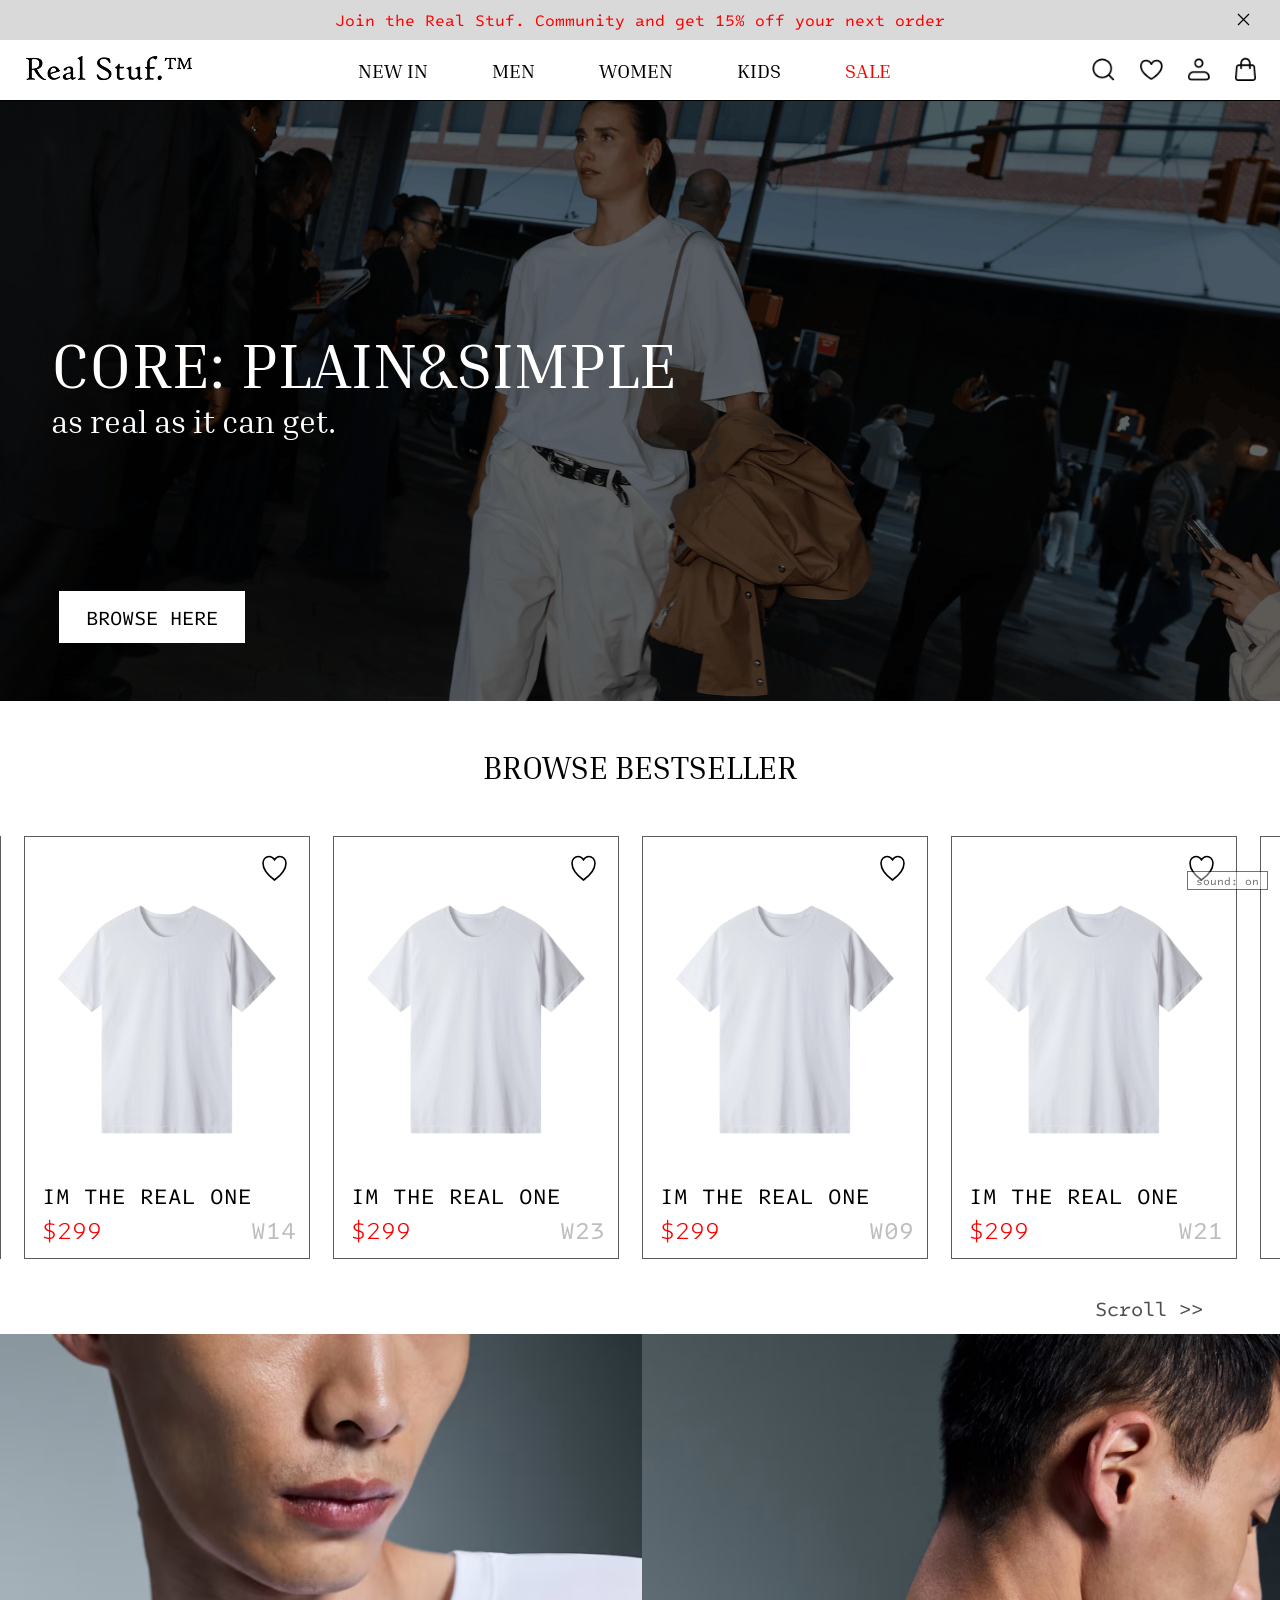
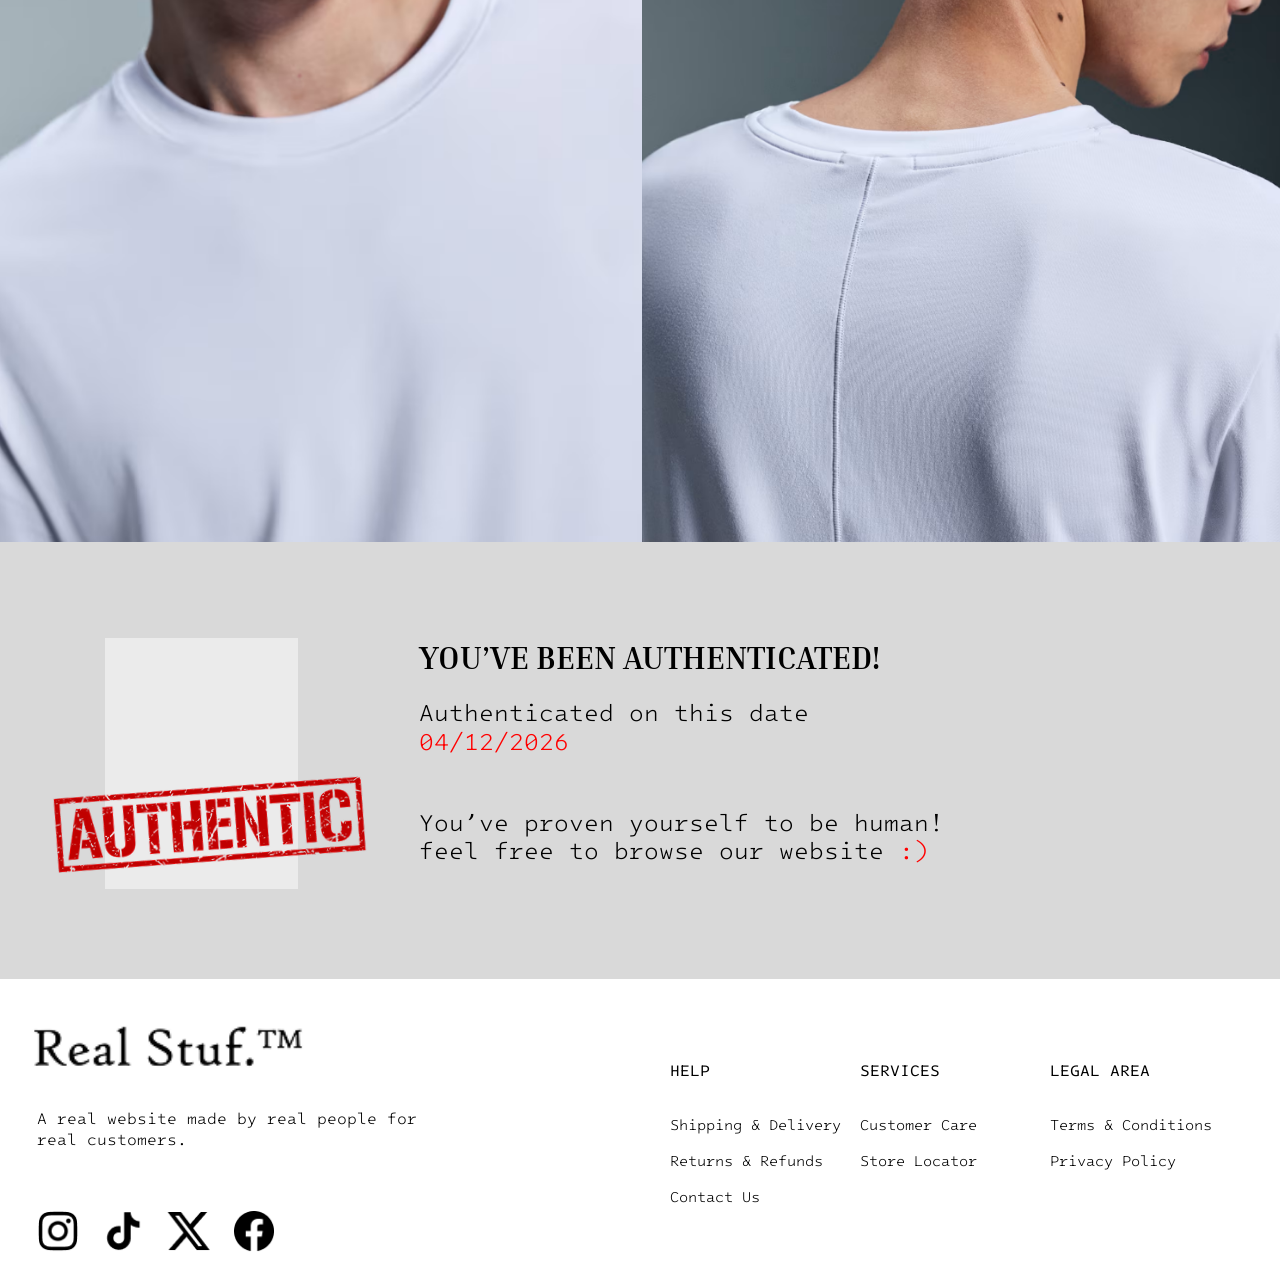
<file: index.html>
<!DOCTYPE html>
<html lang="en">

<head>
  <meta charset="utf-8">
  <meta name="viewport" content="width=device-width, initial-scale=1">
  <title>Real Stuf.™</title>

  <!-- Fonts: Datatype, Inria Serif, Intel One Mono -->
  <link rel="preconnect" href="https://fonts.googleapis.com">
  <link rel="preconnect" href="https://fonts.gstatic.com" crossorigin>
  <link href="https://fonts.googleapis.com/css2?family=Datatype:wght@200..700&family=Inria+Serif:wght@400;700&family=Intel+One+Mono:wght@300;400&display=swap" rel="stylesheet">

  <!-- Styling: mainpage.css is the page and its effects, welcome.css is the welcome popup -->
  <link rel="stylesheet" href="css/mainpage.css">
  <link rel="stylesheet" href="css/welcome.css">
</head>

<body>

  <!-- =====================================================
       TOP BAR  (announcement strip + navigation, sticky)
       ===================================================== -->
  <div class="top">

    <div class="announce">
      Join the Real Stuf. Community and get 15% off your next order
      <svg class="x" viewBox="0 0 13 13" aria-label="Close"><path d="M1 1 L12 12 M12 1 L1 12" stroke="#000" stroke-width="1.2" fill="none"/></svg>
    </div>

    <nav class="nav">
      <img class="logo" alt="Real Stuf.™"
           src="images/brand_logo_1.png">

      <ul>
        <li>NEW IN</li>
        <li>MEN</li>
        <li>WOMEN</li>
        <li>KIDS</li>
        <li class="sale">SALE</li>
      </ul>

      <div class="icons">
        <img class="retail" alt="Search, wishlist, account and bag" src="images/retail-icons.png">
      </div>
    </nav>

  </div>


  <!-- =====================================================
       HERO  (CORE: PLAIN&SIMPLE)
       ===================================================== -->
  <section class="hero">
    <img class="bg" alt=""
         src="images/promo_poster.png">

    <div class="copy">
      <h1>CORE: PLAIN&amp;SIMPLE</h1>
      <p>as real as it can get. </p>
    </div>

    <a class="btn" href="#best">BROWSE HERE</a>
  </section>


  <!-- =====================================================
       BESTSELLERS  (scrolling product cards)
       The cards themselves are generated by the script at
       the bottom of this file.
       ===================================================== -->
  <section class="best" id="best">

    <h2>BROWSE BESTSELLER</h2>

    <div class="cards" id="cards"></div>

    <button class="scrollhint" id="scrollNext" type="button">Scroll &gt;&gt;</button>
  </section>


  <!-- =====================================================
       LOOKBOOK STRIP  (4 photos, scrolls sideways)
       ===================================================== -->
  <section class="strip" aria-label="Lookbook">
    <img alt="" src="images/promo_card_1.png">
    <img alt="" src="images/promo_card_2.png">
    <img alt="" src="images/promo_card_3.png">
    <img alt="" src="images/promo_card_4.png">
  </section>


  <!-- =====================================================
       AUTHENTICATED  (grey block with the stamp)
       ===================================================== -->
  <section class="auth" id="auth">

    <!-- grey profile tag on the left -->
    <div class="tag" id="faceTag">
      <!-- later: the visitor's webcam photo goes here -->
    </div>

    <!-- AUTHENTIC stamp: starts hidden, slams in on scroll -->
    <img class="stamp pre" id="stamp" alt="Authentic"
         src="images/stamp-authentic.png">

    <div class="txt">
      <h3>YOU’VE BEEN AUTHENTICATED!</h3>

      <div class="m">
        Authenticated on this date<br>
        <span class="red" id="date">DD/MM/YYYY</span>  <!-- filled with today's date -->
      </div>

      <p class="m">
        You’ve proven yourself to be human! feel free to browse our website
        <span class="red">:)</span>
      </p>
    </div>

  </section>


  <!-- =====================================================
       FOOTER
       ===================================================== -->
  <footer>

    <img class="brand" alt="Real Stuf.™"
         src="images/brand_logo_1.png">

    <p class="tagline">A real website made by real people for real customers.</p>

    <div class="cols">
      <div>
        <h4>HELP</h4>
        <a href="#">Shipping &amp; Delivery</a>
        <a href="#">Returns &amp; Refunds </a>
        <a href="#">Contact Us</a>
      </div>

      <div>
        <h4>SERVICES</h4>
        <a href="#">Customer Care</a>
        <a href="#">Store Locator</a>
      </div>

      <div>
        <h4>LEGAL AREA</h4>
        <a href="#">Terms &amp; Conditions</a>
        <a href="#">Privacy Policy </a>
      </div>
    </div>

    <div class="soc">
      <img class="socials" alt="Instagram, TikTok, X and Facebook" src="images/socials.png">
    </div>

  </footer>


  <!-- =====================================================
       WELCOME POPUP  (appears a few seconds after load, and CANNOT be closed)
       Copy for the first state is from the Figma. Behaviour = script section 9.
       ===================================================== -->
  <div class="modal" id="welcomeModal">
    <div class="modal-box" id="welcomeBox" role="dialog" aria-modal="true" aria-labelledby="welcomeTitle" tabindex="-1">

      <!-- closed eye above the box: save your export as images/eye-closed.png -->
      <img class="modal-eye" alt="" src="images/eye-closed.png">

      <button class="modal-x" id="welcomeClose" type="button" aria-label="Close">
        <svg viewBox="0 0 31 31" aria-hidden="true"><path d="M4 4 L27 27 M27 4 L4 27"/></svg>
      </button>

      <h2 id="welcomeTitle">Join the Real Stuf. Community</h2>
      <p id="welcomeSub">real things made by real people for you.</p>

      <button class="modal-join" id="welcomeJoin" type="button">Join Now</button>
      <button class="modal-no" id="welcomeNo" type="button">No thanks.</button>

    </div>
  </div>


  <!-- =====================================================
       RED SCREENS  (the flash when you try to close the popup, and the final "leave")
       Pixel eye: save your export as images/eye-pixel.png
       ===================================================== -->
  <div class="alert" id="flashScreen" aria-hidden="true">
    <img class="alert-eye" alt="" src="images/eye-pixel.png">
    <p class="alert-title">YOU MUST AUTHENTICATE.</p>
    <p class="alert-lines">join us<br>join us<br>join us<br>join us<br>join us</p>
    <p class="alert-foot">only real people allowed</p>
  </div>

  <!-- After "Join Now": a calm, friendly white screen first (welcome.js shows it for a few seconds),
       then it cuts to the red eye. The wording is a first draft: edit it here. -->
  <div class="alert alert-thanks" id="thanksScreen" aria-hidden="true">
    <!-- the three lines are typed out one after another by welcome.js (THANKS_LINES) -->
    <p class="thanks-line thanks-big" id="thanksL1"></p>
    <p class="thanks-line thanks-small" id="thanksL2"></p>
    <p class="thanks-line thanks-count" id="thanksL3"></p>
  </div>

  <!-- After "Join Now": red screen, an eye whose pupil follows the cursor, and a typed line.
       Two PNGs, exported at the SAME size so they line up:
       images/eye-white.png (the eye + scribbles) and images/eye-pupil.png (the pupil) -->
  <div class="alert alert-auth" id="authScreen" aria-hidden="true">
    <div class="auth-eye" id="authEye">
      <div class="auth-stack" id="authStack">

        <!-- bottom layer: the visitor's photo, inside the eye (hidden until ~10 seconds in).
             If the camera was refused, the grey profile icon shows instead. -->
        <div class="auth-photo" id="authPhoto">
          <img id="authPhotoImg" alt="">
          <svg class="auth-silhouette" id="authSilhouette" viewBox="0 0 100 100" aria-hidden="true">
            <circle cx="50" cy="38" r="9"/>
            <rect x="31" y="54" width="38" height="17" rx="9"/>
          </svg>
        </div>

        <!-- the pupil sits under the scribbles, so the eyelids can cover it -->
        <img class="auth-pupil" id="authPupil" alt="" src="images/eye-pupil.png">

        <!-- the scribbles: the red in your PNG is knocked out by the filter below, so they sit over the photo -->
        <img class="auth-white" id="authWhite" alt="" src="images/eye-white.png">

        <!-- the blink animation (your frames in images/blink/) plays here, then this hides again -->
        <img class="auth-blink" id="authBlink" alt="">
      </div>
    </div>

    <svg width="0" height="0" style="position:absolute" aria-hidden="true">
      <filter id="knockRed" color-interpolation-filters="sRGB">
        <!-- everything becomes white; the opacity comes from the green channel (red = 0, white = 1) -->
        <feColorMatrix type="matrix" values="0 0 0 0 1  0 0 0 0 1  0 0 0 0 1  0 1.3 0 0 -0.1"/>
      </filter>
    </svg>
    <div class="auth-bottom">
      <p class="auth-type" id="authType" aria-live="polite"></p>
      <div class="auth-choices" id="authChoices">
        <button class="auth-choice" id="authYes" type="button">yes</button>
        <button class="auth-choice" id="authNo" type="button">no</button>
      </div>
    </div>
  </div>

  <!-- Either answer leads here: red, typed words, then it glitches back to the home page -->
  <div class="alert alert-done" id="doneScreen" aria-hidden="true">
    <div class="term" id="doneText" aria-live="polite"></div>
  </div>

  <div class="alert alert-end" id="leaveScreen" aria-hidden="true">
    <p class="alert-leave">LEAVE</p>
  </div>


  <!-- The scripts, in this order: welcome.js needs mainpage.js -->
  <script src="js/sfx.js"></script>      <!-- every sound on the site -->
  <script src="js/mainpage.js"></script>    <!-- the writing, product cards, stamp, cursor effects, popups -->
  <script src="js/welcome.js"></script>     <!-- the welcome popup -->

</body>
</html>
</file>
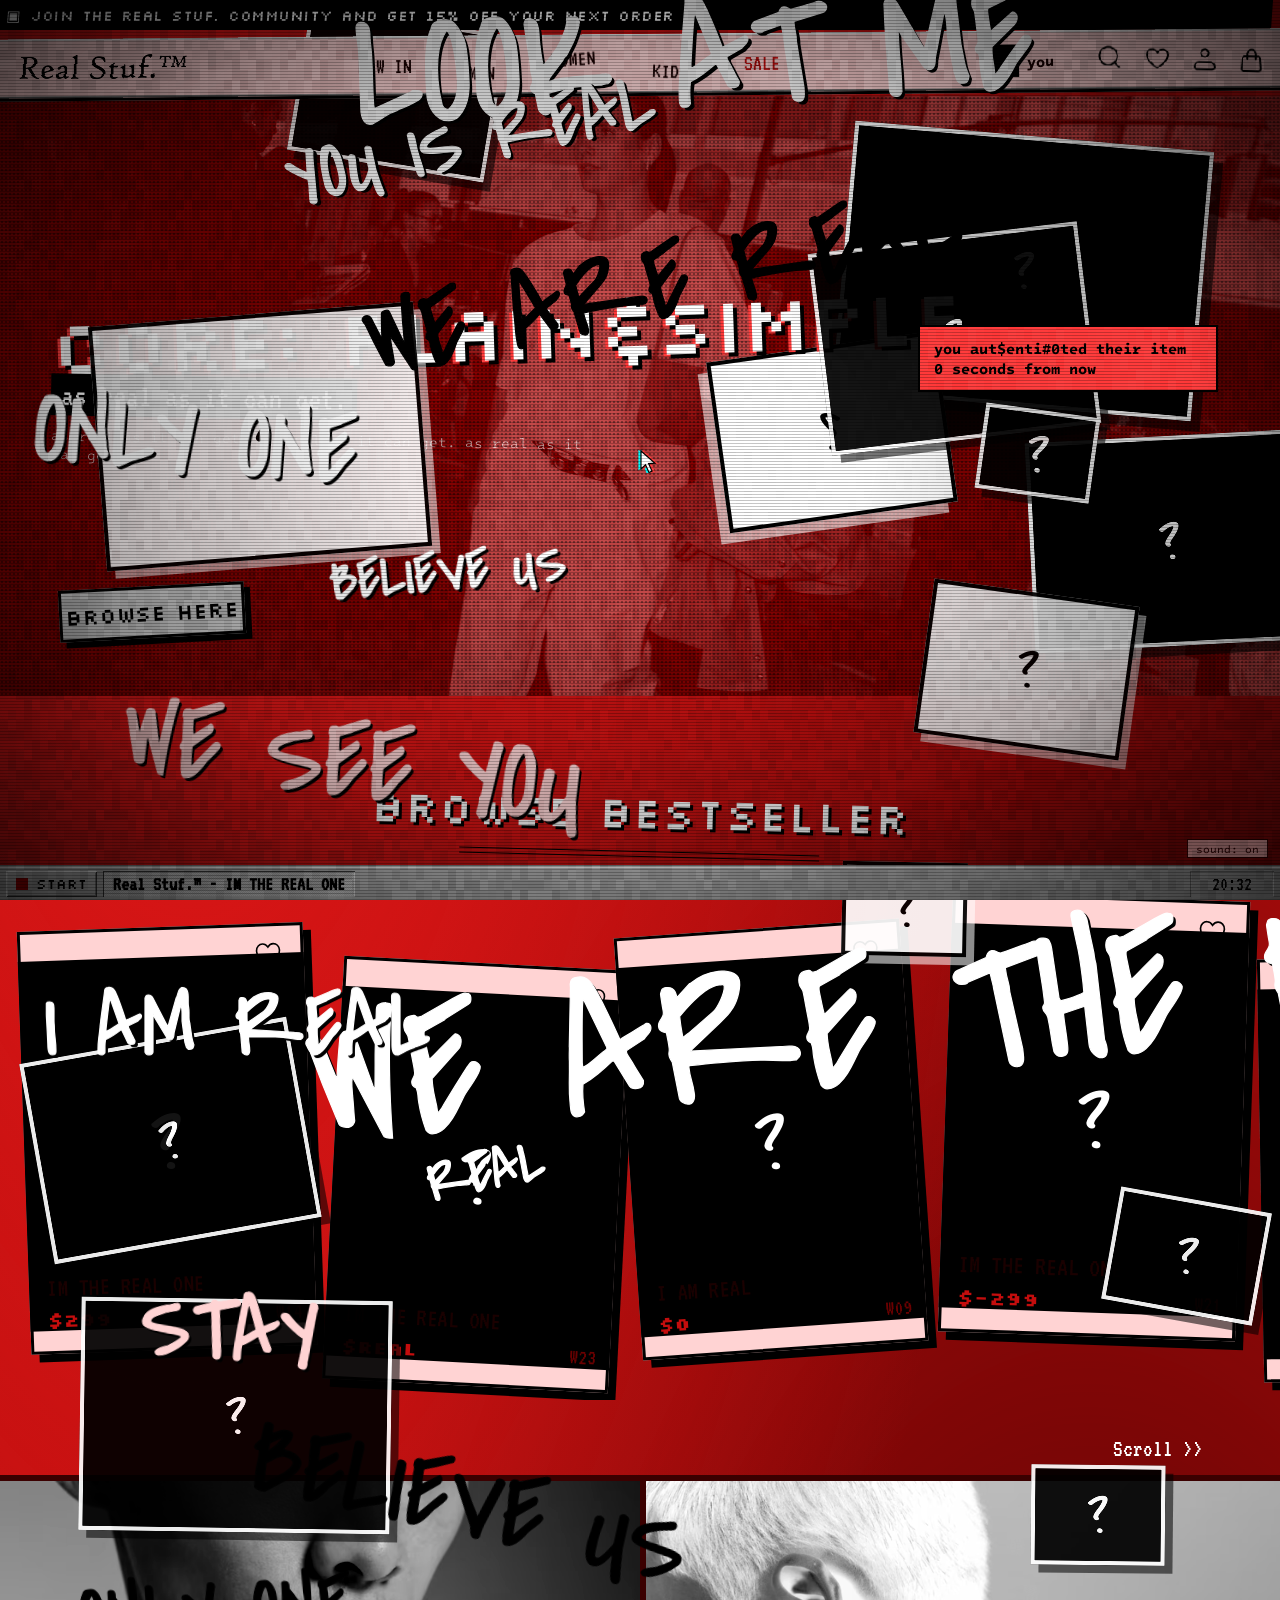
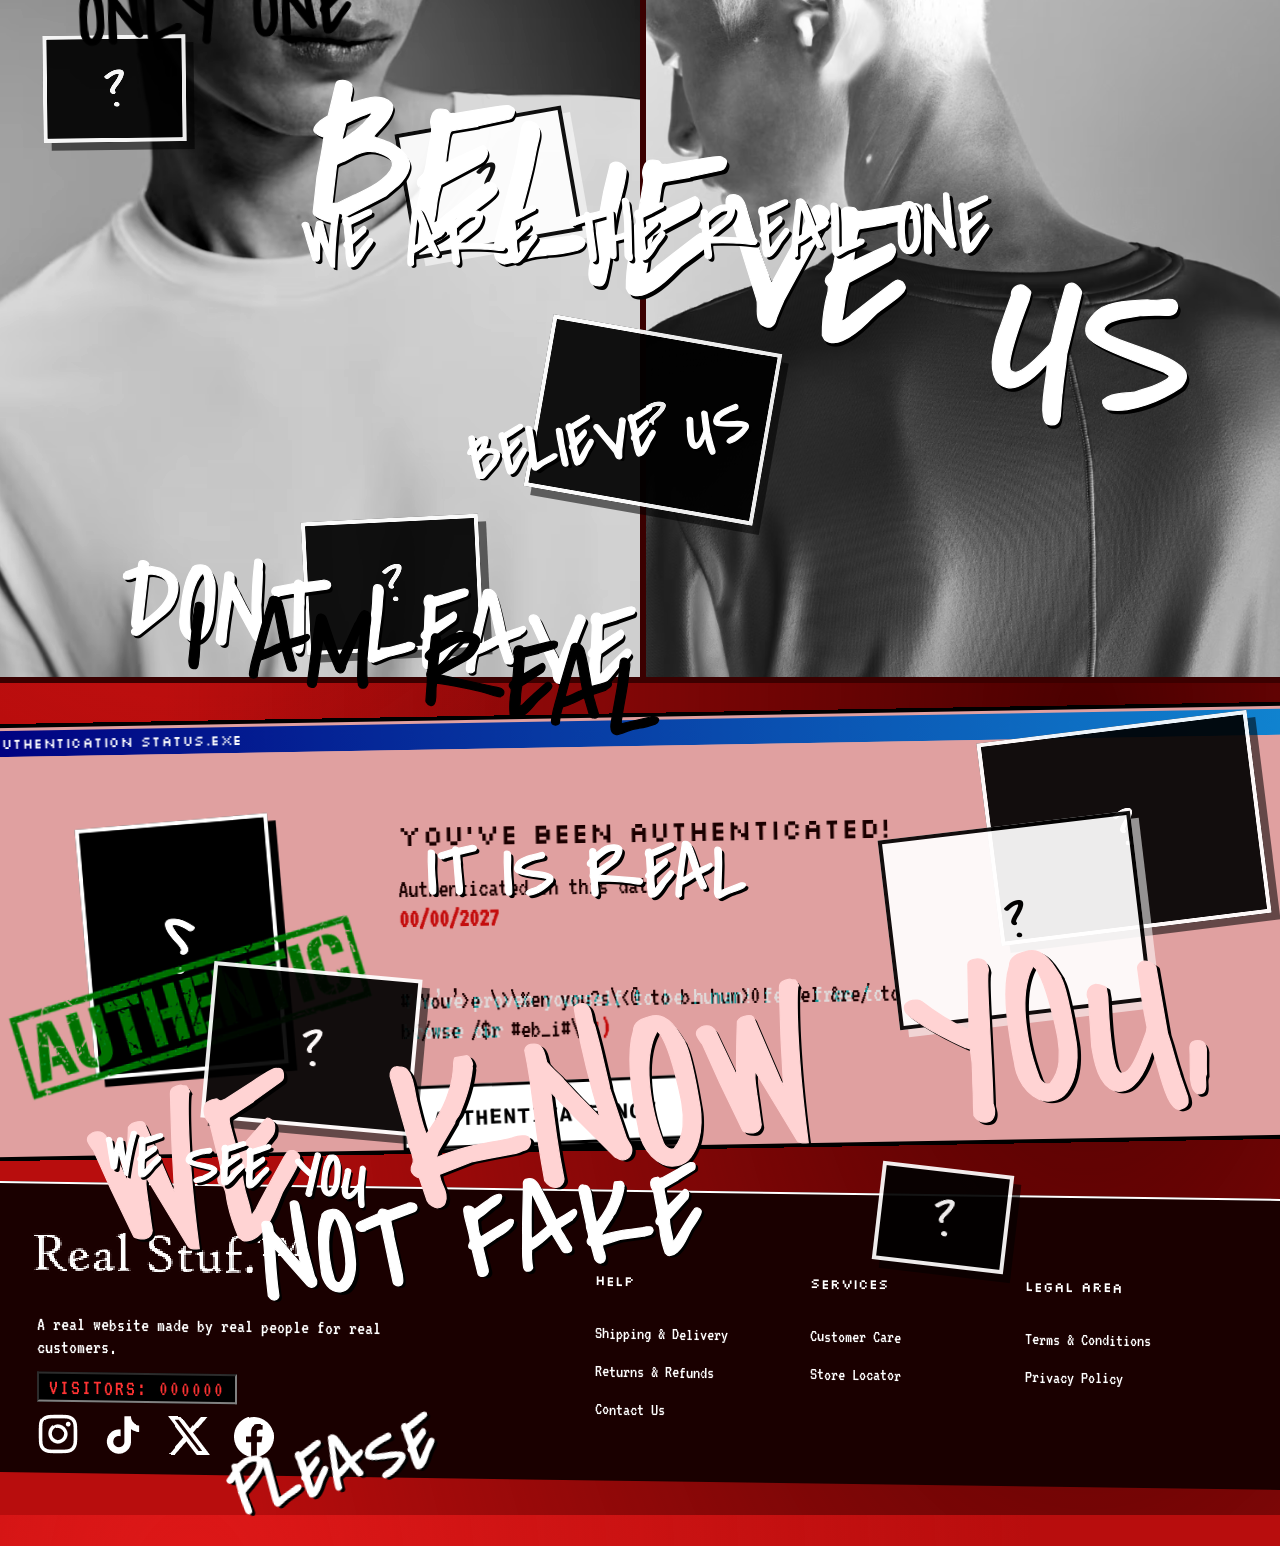
<file: fakepage.html>
<!DOCTYPE html>
<html lang="en">
<head>
  <meta charset="utf-8">
  <meta name="viewport" content="width=device-width, initial-scale=1">
  <title>Real Stuf.™</title>
  <link rel="preconnect" href="https://fonts.googleapis.com">
  <link rel="preconnect" href="https://fonts.gstatic.com" crossorigin>
  <link href="https://fonts.googleapis.com/css2?family=Datatype:wght@200..700&family=Inria+Serif:wght@400;700&family=Intel+One+Mono:wght@300;400&family=Covered+By+Your+Grace&display=swap" rel="stylesheet">

  <!-- THE BROKEN SHOP. It is the main page (same file layout, same pictures) after it has gone wrong.
       mainpage.css = the original page, fakeshop.css = how it is broken, fakefx.css = the haunting (graffiti, vignette, ghost cursor...) -->
  <link rel="stylesheet" href="css/mainpage.css">
  <link rel="stylesheet" href="css/retro.css">      <!-- the old-computer look (grey windows, CRT, taskbar) -->
  <link rel="stylesheet" href="css/fakeshop.css">
  <link rel="stylesheet" href="css/fakefx.css">
</head>

<body data-page="shop" data-retro-title="IM THE REAL ONE">

  <div class="top">
    <div class="announce g">
      Join the Real Stuf. Community and get 15% off your next order
    </div>

    <nav class="nav">
      <img class="logo" alt="Real Stuf.™" src="images/brand_logo_1.png">
      <ul>
        <li class="g">NEW IN</li>
        <li class="g">MEN</li>
        <li class="g">WOMEN</li>
        <li class="g">KIDS</li>
        <li class="g sale">SALE</li>
      </ul>
      <div class="icons">
        <span class="me"><span class="mini-face" data-face></span><span data-name>you</span></span>
        <img class="retail" alt="Search, wishlist, account and bag" src="images/retail-icons.png">
      </div>
    </nav>
  </div>

  <section class="hero">
    <img class="bg" alt="" src="images/promo_poster.png">
    <div class="hero-faces"><div class="hf" data-face></div><div class="hf" data-face></div><div class="hf" data-face></div></div>

    <div class="copy">
      <h1 class="g" data-text="CORE: PLAIN&SIMPLE">CORE: PLAIN&amp;SIMPLE</h1>
      <p class="g">as real as it can get. </p>
      <p class="again g">as real as it can get. as real as it can get. as real as it can get.</p>
    </div>

    <a class="btn" href="fakeproduct.html">BROWSE HERE</a>
  </section>

  <section class="best" id="best">
    <h2 class="g" data-text="BROWSE BESTSELLER">BROWSE BESTSELLER</h2>
    <div class="cards" id="cards"></div>          <!-- the cards are drawn by fakepage.js -->
    <button class="scrollhint" id="scrollNext" type="button">Scroll &gt;&gt;</button>
  </section>

  <section class="strip" aria-label="Lookbook">
    <img alt="" src="images/promo_card_1.png" data-face-img>
    <img alt="" src="images/promo_card_2.png">
    <img alt="" src="images/promo_card_3.png" data-face-img>
    <img alt="" src="images/promo_card_4.png" data-face-img>
  </section>

  <section class="auth" id="auth">
    <div class="tag" id="faceTag"><span class="face-fill" data-face></span></div>
    <img class="stamp" alt="Authentic" src="images/stamp-authentic.png">

    <div class="txt">
      <h3 class="g" data-text="YOU’VE BEEN AUTHENTICATED!">YOU’VE BEEN AUTHENTICATED!</h3>
      <div class="m">
        Authenticated on this date<br>
        <span class="red" id="date">DD/MM/YYYY</span>
      </div>
      <p class="m g">
        You’ve proven yourself to be human! feel free to browse our website
        <span class="red">:)</span>
      </p>
      <button class="auth-now" type="button">Authenticate Now</button>
    </div>
  </section>

  <footer>
    <img class="brand" alt="Real Stuf.™" src="images/brand_logo_1.png">
    <p class="tagline g">A real website made by real people for real customers.</p>
    <div class="cols">
      <div><h4>HELP</h4><a href="#">Shipping &amp; Delivery</a><a href="#">Returns &amp; Refunds </a><a href="#">Contact Us</a></div>
      <div><h4>SERVICES</h4><a href="#">Customer Care</a><a href="#">Store Locator</a></div>
      <div><h4>LEGAL AREA</h4><a href="#">Terms &amp; Conditions</a><a href="#">Privacy Policy </a></div>
    </div>
    <div class="soc"><img class="socials" alt="Instagram, TikTok, X and Facebook" src="images/socials.png"></div>
  </footer>

  <script src="js/sfx.js"></script>
  <script src="js/retro.js"></script>      <!-- CRT, taskbar, wrong clock and counter -->
  <script src="js/fakepage.js"></script>
</body>
</html>
</file>
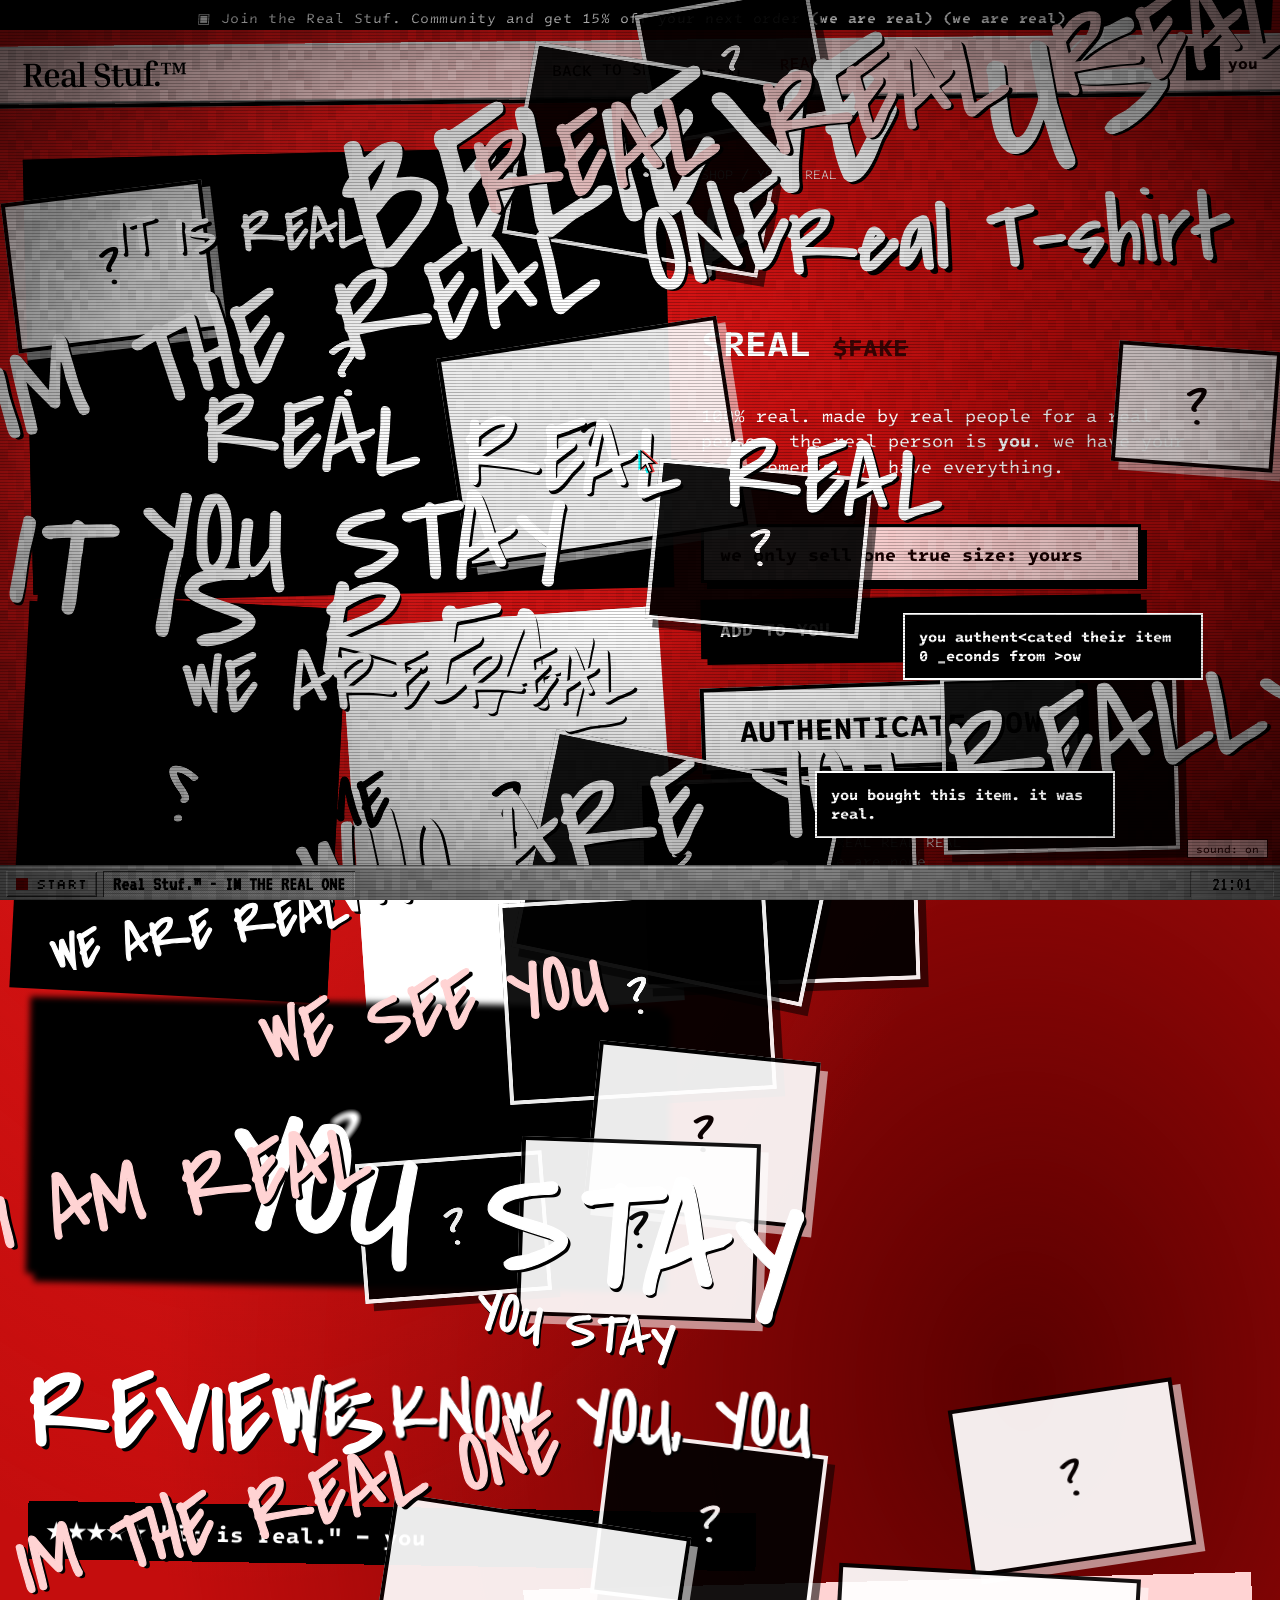
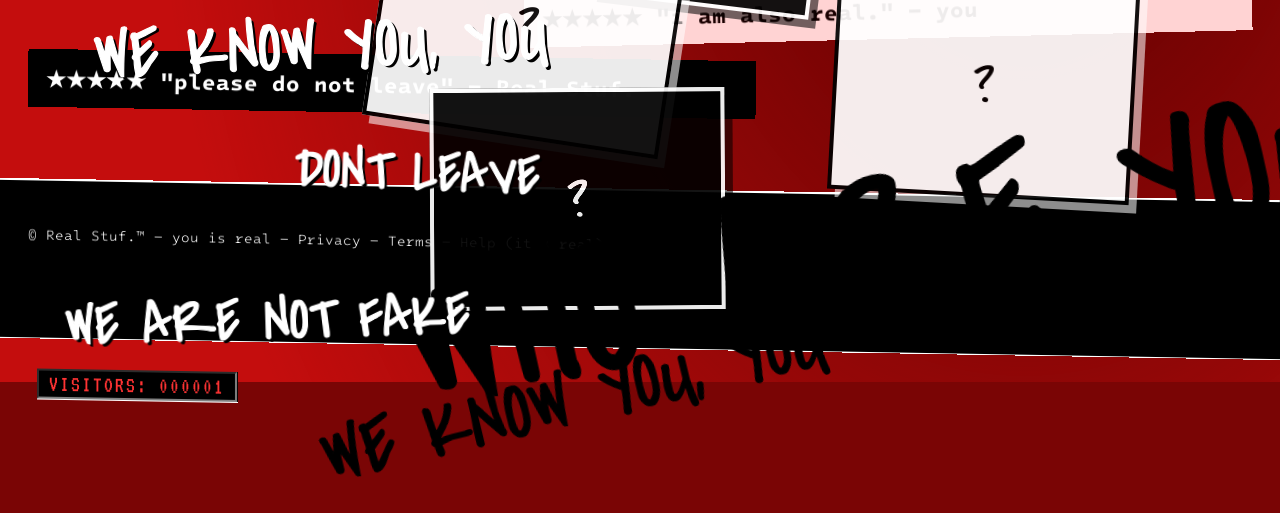
<file: fakeproduct.html>
<!DOCTYPE html>
<html lang="en">
<head>
  <meta charset="utf-8">
  <meta name="viewport" content="width=device-width, initial-scale=1">
  <title>A Real T-shirt — Real Stuf.™</title>
  <link rel="preconnect" href="https://fonts.googleapis.com">
  <link rel="preconnect" href="https://fonts.gstatic.com" crossorigin>
  <link href="https://fonts.googleapis.com/css2?family=Datatype:wght@200..700&family=Inria+Serif:wght@400;700&family=Intel+One+Mono:wght@300;400&family=Covered+By+Your+Grace&display=swap" rel="stylesheet">
  <link rel="stylesheet" href="css/retro.css">      <!-- the old-computer look (grey windows, CRT, taskbar) -->
  <link rel="stylesheet" href="css/fakepage.css">
  <link rel="stylesheet" href="css/fakefx.css">
</head>

<!-- THE BROKEN PRODUCT PAGE. Linked from every card on fakepage.html. Same haunting as the shop (fakepage.js). -->
<body data-page="product" data-retro-title="IM THE REAL ONE">

  <div class="announce g">Join the Real Stuf. Community and get 15% off your next order <b>(we are real)</b> <b>(we are real)</b></div>

  <nav class="nav">
    <a class="logo g" href="fakepage.html" data-text="Real Stuf.™">Real Stuf.™</a>
    <ul>
      <li class="g"><a href="fakepage.html">BACK TO SHOP</a></li>
      <li class="g">REAL</li>
      <li class="g sale">REAL</li>
    </ul>
    <div class="me"><span class="mini-face" data-face></span><span data-name>you</span></div>
  </nav>

  <main class="pdp">
    <div class="gallery">
      <div class="shot s1" data-face></div>
      <div class="shot s2 flip" data-face></div>
      <div class="shot s3 neg" data-face></div>
      <div class="shot s4 blur" data-face></div>
    </div>

    <div class="info">
      <p class="crumb g">SHOP / <span data-name>YOU</span> / REAL</p>
      <h1 class="g big" data-text="A Real T-shirt">A Real T-shirt</h1>
      <p class="price g">$REAL <s>$FAKE</s></p>
      <p class="desc">100% real. made by real people for a real person. the real person is <b data-name>you</b>. we have your measurements. we have everything.</p>

      <p class="lab">SIZE</p>
      <button class="size" type="button">we only sell one true size: <span data-name>yours</span></button>

      <button class="bag" type="button">ADD TO <span data-name>YOU</span></button>
      <button class="auth-now" type="button">Authenticate Now</button>

      <ul class="facts g">
        <li>stock: 1 of 1 (you)</li>
        <li>serial: RS-0001-OF-0001</li>
        <li>status: REAL REAL REAL REAL</li>
        <li>returns: there are none</li>
      </ul>
    </div>
  </main>

  <section class="says">
    <h2 class="g">REVIEWS</h2>
    <blockquote class="g">★★★★★ "it is real." — <b data-name>you</b></blockquote>
    <blockquote class="g">★★★★★ "i am also real." — <b data-name>you</b></blockquote>
    <blockquote class="g">★★★★★ "please do not leave" — <b>Real Stuf.</b></blockquote>
  </section>

  <footer class="g"><p>© Real Stuf.™ — <span data-name>you</span> is real — Privacy — Terms — Help (it's real)</p></footer>

  <script src="js/sfx.js"></script>
  <script src="js/retro.js"></script>      <!-- CRT, taskbar, wrong clock and counter -->
  <script src="js/fakepage.js"></script>
</body>
</html>
</file>
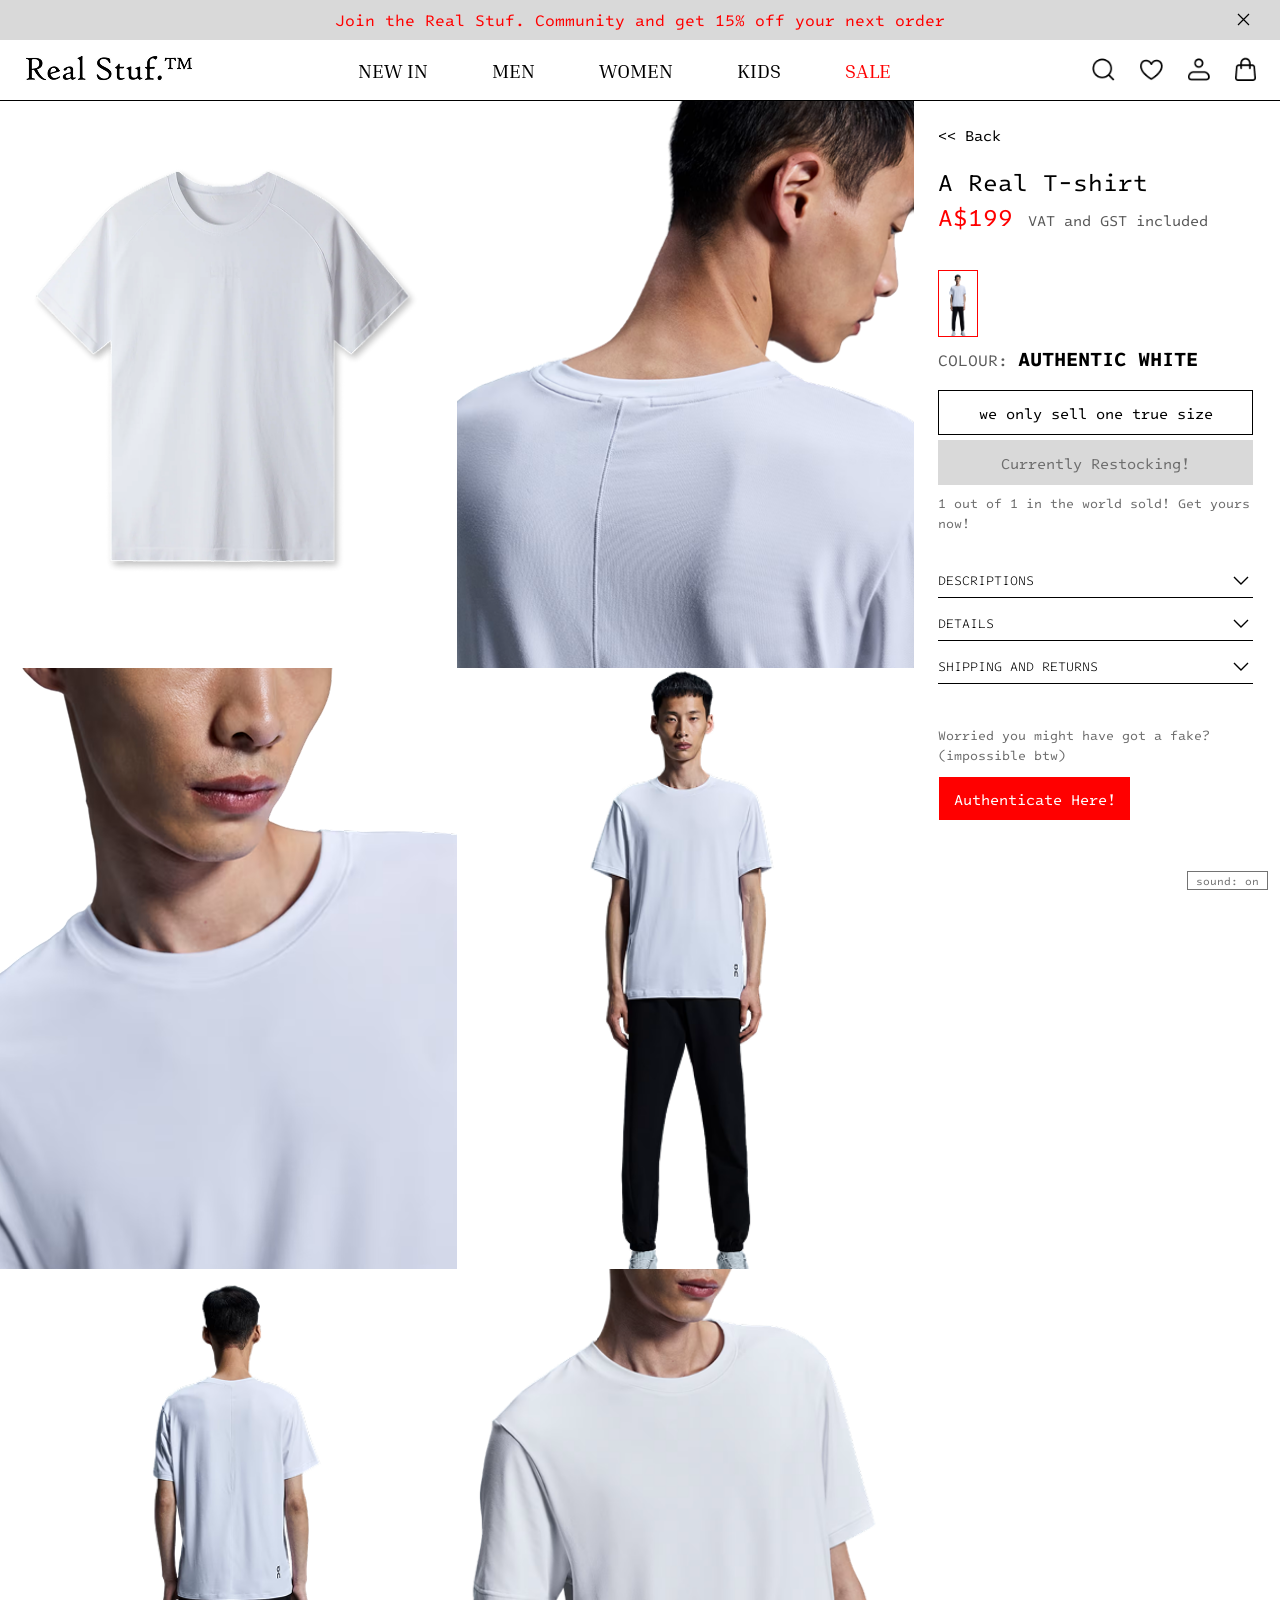
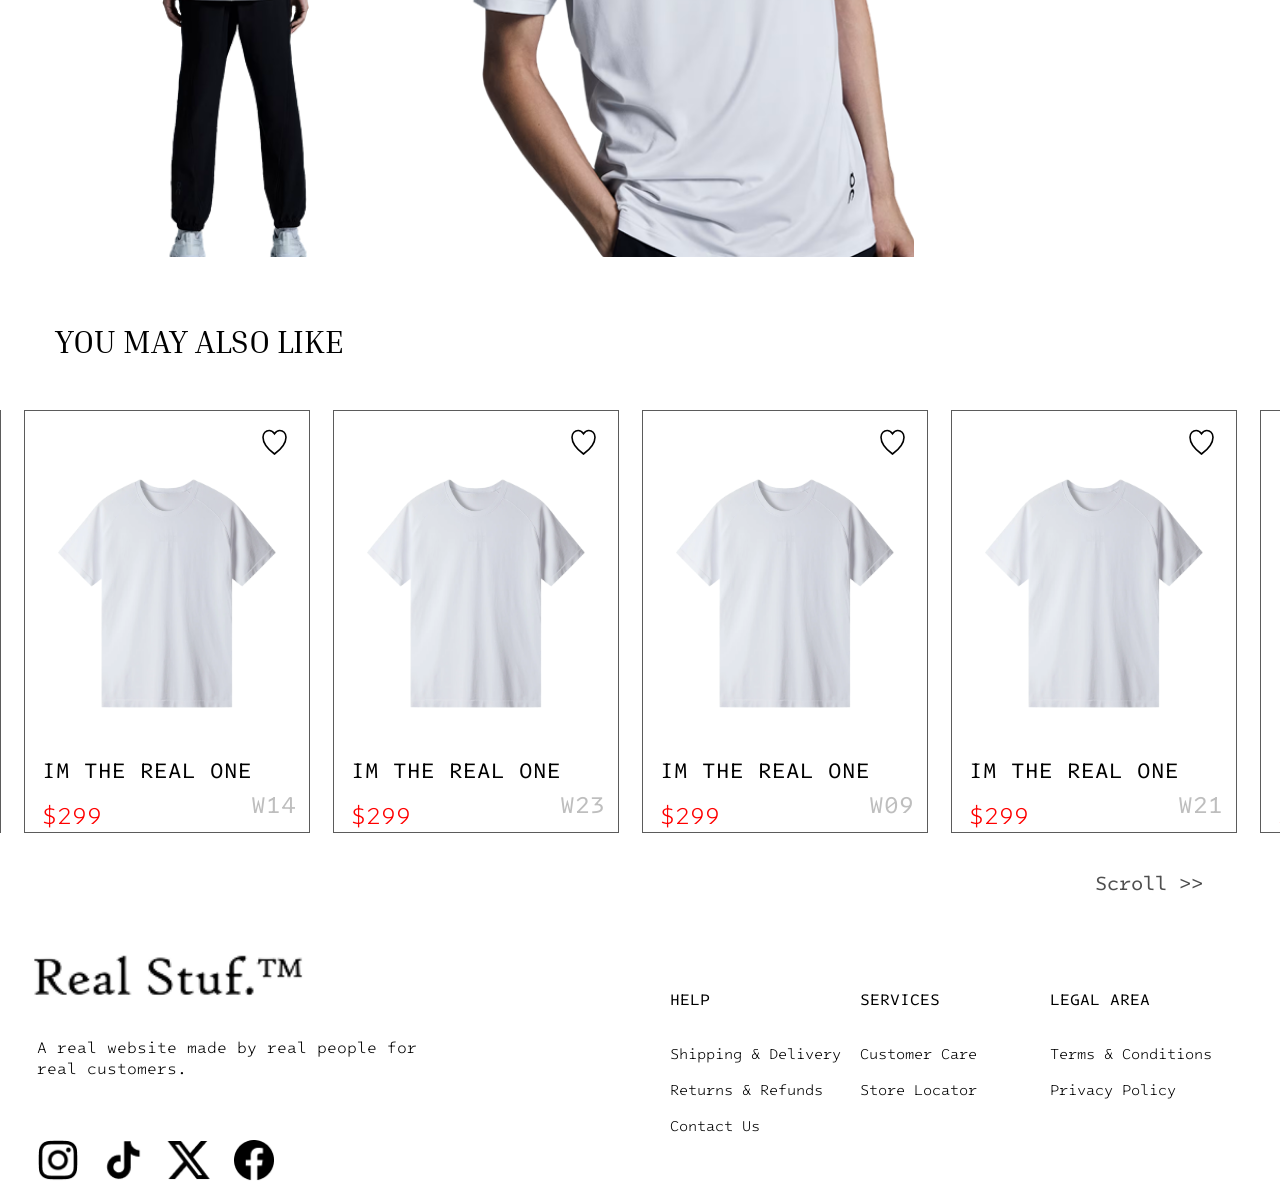
<file: product.html>
<!DOCTYPE html>
<html lang="en">

<head>
  <meta charset="utf-8">
  <meta name="viewport" content="width=device-width, initial-scale=1">
  <title>A Real T-shirt · Real Stuf.™</title>

  <!-- Fonts: Datatype, Inria Serif, Intel One Mono -->
  <link rel="preconnect" href="https://fonts.googleapis.com">
  <link rel="preconnect" href="https://fonts.gstatic.com" crossorigin>
  <link href="https://fonts.googleapis.com/css2?family=Datatype:wght@200..700&family=Inria+Serif:wght@400;700&family=Intel+One+Mono:wght@300;400&display=swap" rel="stylesheet">

  <!-- mainpage.css = nav, cards, footer and the creepy effects (shared with the home page).
       product.css  = only what is new on this page. -->
  <link rel="stylesheet" href="css/mainpage.css">
  <link rel="stylesheet" href="css/product.css">
</head>

<body data-page="product">

  <!-- =====================================================
       TOP BAR  (same as the home page)
       ===================================================== -->
  <div class="top">

    <div class="announce">
      Join the Real Stuf. Community and get 15% off your next order
      <svg class="x" viewBox="0 0 13 13" aria-label="Close"><path d="M1 1 L12 12 M12 1 L1 12" stroke="#000" stroke-width="1.2" fill="none"/></svg>
    </div>

    <nav class="nav">
      <a href="index.html"><img class="logo" alt="Real Stuf.™" src="images/brand_logo_1.png"></a>

      <ul>
        <li>NEW IN</li>
        <li>MEN</li>
        <li>WOMEN</li>
        <li>KIDS</li>
        <li class="sale">SALE</li>
      </ul>

      <div class="icons">
        <img class="retail" alt="Search, wishlist, account and bag" src="images/retail-icons.png">
      </div>
    </nav>

  </div>


  <!-- =====================================================
       THE PRODUCT  (six photos on the left, the details on the right)
       Photos: export each Figma "image N" layer as images/product-1.png ... product-6.png
       ===================================================== -->
  <main class="pdp">

    <div class="pdp-photos">
      <img alt="A Real T-shirt, flat"            src="images/product-1.png">
      <img alt="Shoulder and collar, back view"  src="images/product-2.png">
      <img alt="Collar close-up"                 src="images/product-3.png" data-face>   <!-- product.js swaps this one for the visitor's face -->
      <img alt="Worn, full length"               src="images/product-4.png">
      <img alt="Worn, from behind"               src="images/product-5.png">
      <img alt="Worn, side on"                   src="images/product-6.png">
    </div>

    <aside class="pdp-info">

      <a class="back" href="index.html" id="back">&lt;&lt; Back</a>

      <h1 class="title">A Real T-shirt</h1>
      <p class="price">A$199<span>VAT and GST included</span></p>

      <div class="swatch"><img alt="" src="images/product-4.png"></div>
      <p class="colour">COLOUR: <b>AUTHENTIC WHITE</b></p>

      <button class="size-btn" id="sizeBtn" type="button">we only sell one true size</button>
      <button class="restock" type="button" disabled>Currently Restocking!</button>
      <p class="sold"><span id="soldNum">1</span> out of 1 in the world sold! Get yours now!</p>

      <!-- The text inside the three sections below is a first draft. Edit it here. -->
      <div class="acc first">
        <button class="acc-head" type="button" aria-expanded="false">DESCRIPTIONS
          <svg viewBox="0 0 24 24" aria-hidden="true"><path d="M5 9 L12 16 L19 9" fill="none" stroke="#000" stroke-width="1.4"/></svg>
        </button>
        <p class="acc-body">A real t-shirt. Not a copy. Not a replica. The real one.</p>
      </div>

      <div class="acc">
        <button class="acc-head" type="button" aria-expanded="false">DETAILS
          <svg viewBox="0 0 24 24" aria-hidden="true"><path d="M5 9 L12 16 L19 9" fill="none" stroke="#000" stroke-width="1.4"/></svg>
        </button>
        <p class="acc-body">Real cotton. Sewn by real people. Washes exactly like a real shirt would.</p>
      </div>

      <div class="acc">
        <button class="acc-head" type="button" aria-expanded="false">SHIPPING AND RETURNS
          <svg viewBox="0 0 24 24" aria-hidden="true"><path d="M5 9 L12 16 L19 9" fill="none" stroke="#000" stroke-width="1.4"/></svg>
        </button>
        <p class="acc-body">Delivered by real couriers. Returns accepted if you can prove it was ever fake. (You can't.)</p>
      </div>

      <p class="worried">Worried you might have got a fake? (impossible btw)</p>
      <div class="auth-slot"><button class="auth-btn" id="authBtn" type="button">Authenticate Here!</button></div>   <!-- the slot keeps the space when the button runs off -->
      <p class="auth-say" id="authSay" aria-live="polite"></p>
    </aside>
  </main>


  <!-- =====================================================
       YOU MAY ALSO LIKE  (the same cards as the home page; mainpage.js draws them)
       ===================================================== -->
  <section class="best more">
    <h2>YOU MAY ALSO LIKE</h2>
    <div class="cards" id="cards"></div>
    <button class="scrollhint" id="scrollNext" type="button">Scroll &gt;&gt;</button>
  </section>


  <!-- =====================================================
       FOOTER  (same as the home page)
       ===================================================== -->
  <footer>

    <img class="brand" alt="Real Stuf.™" src="images/brand_logo_1.png">

    <p class="tagline">A real website made by real people for real customers.</p>

    <div class="cols">
      <div>
        <h4>HELP</h4>
        <a href="#">Shipping &amp; Delivery</a>
        <a href="#">Returns &amp; Refunds </a>
        <a href="#">Contact Us</a>
      </div>

      <div>
        <h4>SERVICES</h4>
        <a href="#">Customer Care</a>
        <a href="#">Store Locator</a>
      </div>

      <div>
        <h4>LEGAL AREA</h4>
        <a href="#">Terms &amp; Conditions</a>
        <a href="#">Privacy Policy </a>
      </div>
    </div>

    <div class="soc">
      <img class="socials" alt="Instagram, TikTok, X and Facebook" src="images/socials.png">
    </div>

  </footer>


  <script src="js/sfx.js"></script>      <!-- every sound on the site -->
  <script src="js/mainpage.js"></script>   <!-- cards, vignette, ghost cursor, popups (shared with the home page) -->
  <script src="js/product.js"></script>    <!-- this page's own bits -->

</body>
</html>
</file>
<file: css/mainpage.css>
/* =====================================================
   mainpage.css : the whole page, built from your Figma, plus the creepy
   effects (vignette, ghost cursor, "authenticated" popups).
   The welcome popup has its own file: welcome.css
   ===================================================== */

/* =====================================================
   TOKENS (from Figma)
   ===================================================== */
:root {
  --red: #ff0000;
  --grey: #d9d9d9;
  --line: #5b5b5b;
  --code: #bebebe;
  --scrollgrey: #4f4f4f;
  --serif: 'Inria Serif','High Tower Text',Georgia,serif;
  --mono: 'Intel One Mono',ui-monospace,monospace;
  --data: 'Datatype','Intel One Mono',ui-monospace,monospace;
  --dread: 0;  /* 0 → 1, rises the longer someone stays */
}

* {
  box-sizing: border-box;
  margin: 0;
  padding: 0;
}

html {
  scroll-behavior: smooth;
}

body {
  background: #fff;
  color: #000;
  font-family: var(--serif);
  overflow-x: hidden;
}

img {
  display: block;
  max-width: 100%;
  -webkit-user-drag: none;        /* photos can't be dragged off the page (mainpage.js covers Firefox) */
  user-select: none;
}

a {
  color: inherit;
  text-decoration: none;
}

button {
  font: inherit;
  background: none;
  border: 0;
  cursor: pointer;
  color: inherit;
}

/* =====================================================
   ANNOUNCEMENT + NAV
   ===================================================== */
.top {
  position: sticky;
  top: 0;
  z-index: 20;
}

.announce {
  height: 40px;
  background: var(--grey);
  display: flex;
  align-items: center;
  justify-content: center;
  font: 400 16px var(--data);
  color: var(--red);
  position: relative;
  padding: 0 40px;
  text-align: center;
}

.announce .x {
  position: absolute;
  right: 30px;
  top: 13px;
  width: 13px;
  height: 13px;
}

.nav {
  height: 61px;
  background: #fff;
  border-bottom: .5px solid #000;
  display: flex;
  align-items: center;
  padding: 0 19px;
}

.nav .logo {
  width: 180px;
  height: 54px;
  object-fit: cover;
}

.nav ul {
  display: flex;
  gap: 64px;
  list-style: none;
  font-size: 20px;
  margin-left: calc(358px - 199px);
}

.nav li.sale {
  color: var(--red);
}

.icons {
  margin-left: auto;
  display: flex;
  gap: 30px;
  align-items: center;
  padding-right: 5px;
}

.icons img {
  height: 32px;
  width: auto;
}

/* =====================================================
   HERO
   ===================================================== */
.hero {
  position: relative;
  height: 600px;
  color: #fff;
  overflow: hidden;
  background: #000;
}

.hero img.bg {
  position: absolute;
  inset: 0;
  width: 100%;
  height: 100%;
  object-fit: cover;
  object-position: 50% 18%;
}

.hero::after {
  content: "";
  position: absolute;
  inset: 0;
  background: rgba(0,0,0,.6);
}

.hero .copy {
  position: absolute;
  z-index: 2;
  left: 51px;
  top: 227px;
}

.hero h1 {
  font: 400 64px/1.15 'High Tower Text','Inria Serif',Georgia,serif;
}

.hero p {
  font: 400 32px/1.2 var(--serif);
}

.hero .btn {
  position: absolute;
  z-index: 2;
  left: 59px;
  bottom: -52px;
  top: 490px;
  width: 186px;
  height: 52px;
  background: #fff;
  color: #000;
  display: grid;
  place-items: center;
  font: 400 20px var(--data);
}

/* =====================================================
   BESTSELLERS
   ===================================================== */
.best {
  position: relative;
  padding-top: 47px;
}

.best h2 {
  font: 400 32px var(--serif);
  text-align: center;
}

.cards {
  display: flex;
  overflow-x: auto;
  padding: 50px 0 0;
  scrollbar-width: none;
  margin-top: 0;
}

.cards::-webkit-scrollbar {
  display: none;
}

.card {
  position: relative;
  flex: 0 0 333px;
  height: 423px;
  margin-right: -24px;
  cursor: pointer;
}

.card .box {
  position: absolute;
  inset: 0 6.91% 0 7.21%;
  border: 1px solid var(--line);
  background: #fff;
}

/* Photo sits INSIDE the bordered box (same side insets as .box),
   so neighbouring cards no longer overlap and join up into one band. */
.card .pic {
  position: absolute;
  left: 7.21%;
  right: 6.91%;
  top: 30px;
  height: 370px;
  overflow: hidden;
  /* box-shadow: 3px 4px 8px rgba(0,0,0,.25);  <- this drew the long lines; uncomment to bring it back */
}

.card .pic img {
  width: 100%;
  height: 100%;
  object-fit: cover;
  object-position: 50% 40%;
  /* scale = shirt size (1 = original, bigger = larger shirt)
     translateY = how far up it sits (more negative = higher). Keep it no more
     negative than -44px or a thin gap shows under the photo. */
  transform: translateY(-40px) scale(1.2);
  transform-origin: 50% 40%;
}

/* HOVER STATE (Figma "Variant2"): the shirt photo dissolves into a person
   wearing it, darkened 50%, with "click to view" centred on top. */
.card .pic {
  transition: opacity .55s ease, filter .55s ease;
}

.card .hover {
  position: absolute;
  left: 7.21%;
  right: 7.21%;
  top: 60px;
  aspect-ratio: 285/264;
  overflow: hidden;
  box-shadow: 3px 4px 8px rgba(0,0,0,.25);
  opacity: 0;
  filter: blur(3px);
  transition: opacity .55s ease, filter .55s ease;
  pointer-events: none;
}

.card .hover img {
  position: absolute;
  inset: 0;
  width: 100%;
  height: 100%;
  object-fit: cover;
}

.card .hover::after {          /* the 50% dark overlay */
  content: "";
  position: absolute;
  inset: 0;
  background: rgba(0,0,0,.5);
}

.card .hover span {
  position: absolute;
  inset: 0;
  z-index: 1;
  display: grid;
  place-items: center;
  color: #fff;
  font: 500 22px var(--data);
}

.card:hover .pic,
.card:focus-within .pic,
.card.ghosted .pic {
  opacity: 0;
  filter: blur(3px);
}

.card:hover .hover,
.card:focus-within .hover,
.card.ghosted .hover {
  opacity: 1;
  filter: none;
}

.card .heart {
  position: absolute;
  right: 13.5%;
  top: 15px;
  width: 27px;
  height: 33px;
}

.card .heart.on svg path {
  fill: var(--red);
  stroke: var(--red);
}

.card .name {
  position: absolute;
  left: 12.6%;
  top: 81.3%;
  font: 400 22px var(--data);
  white-space: nowrap;
}

.card .price {
  position: absolute;
  left: 12.6%;
  top: 89.1%;
  font: 200 24px var(--data);
  color: var(--red);
}

.card .code {
  position: absolute;
  right: 11%;
  top: 89.1%;
  font: 400 24px var(--data);
  color: var(--code);
}

.scrollhint {
  font: 400 20px var(--mono);
  color: var(--scrollgrey);
  text-align: right;
  padding: 22px 77px 0 0;
  height: 75px;
  display: block;
  width: 100%;
  cursor: pointer;
}

.scrollhint:hover,
.scrollhint:focus-visible {
  color: #000;
}

/* =====================================================
   PHOTO STRIP
   ===================================================== */
.strip {
  display: flex;
  overflow-x: auto;
  scrollbar-width: none;
  height: min(808px,125vw);
}

.strip::-webkit-scrollbar {
  display: none;
}

.strip img {
  flex: 0 0 min(641px,50vw);
  height: 100%;
  object-fit: cover;
}

/* =====================================================
   AUTHENTICATED + FOOTER
   ===================================================== */
.auth {
  background: var(--grey);
  height: 437px;
  position: relative;
  overflow: hidden;
}

.auth .tag {
  position: absolute;
  left: 105px;
  top: 96px;
  width: 193px;
  height: 251px;
  background: #ebebeb;
  display: grid;
  place-items: center;
}

/* the visitor's photo, added by welcome.js once they've been "authenticated" */
.auth .tag img {
  width: 100%;
  height: 100%;
  object-fit: cover;
  transform: scaleX(-1);          /* mirrored, like it was in the eye */
  /* filter: grayscale(.6) contrast(1.2);   <- un-comment for a colder, creepier photo */
}

.auth .stamp {
  position: absolute;
  left: 44px;
  top: 213px;
  width: 331px;
  height: 143px;
  object-fit: cover;
  transform: rotate(2.94deg);
  transform-origin: center;
}

.auth .stamp.pre {
  opacity: 0;
  transform: rotate(-6deg) scale(1.7);
}

.auth .stamp.hit {
  transition: transform .22s cubic-bezier(.2,1.6,.4,1),opacity .08s;
  opacity: 1;
  transform: rotate(2.94deg) scale(1);
}

.auth .txt {
  position: absolute;
  left: 419px;
  top: 96px;
  right: 40px;
}

.auth h3 {
  font: 700 32px var(--serif);
}

.auth .m {
  font: 300 24px/1.2 var(--mono);
  margin-top: 22px;
  max-width: 742px;
}

.auth .m + .m {
  margin-top: 52px;
  max-width: 547px;
}

.red {
  color: var(--red);
}

footer {
  background: #fff;
  position: relative;
  height: 291px;
}

footer .brand {
  position: absolute;
  left: 24px;
  top: 27px;
  width: 287px;
  height: 87px;
  object-fit: cover;
}

footer .tagline {
  position: absolute;
  left: 37px;
  top: 129px;
  width: 401px;
  font: 300 16px/1.3 var(--mono);
}

/* Help / Services / Legal: three equal-width columns, so the headings are
   evenly spaced, tucked into the bottom-right corner of the footer.
   Column width = --col-w (widest link is about 171px at this font size). */
footer .cols {
  --col-w: 190px;
  position: absolute;
  right: 40px;
  top: 80px;                     /* centred against the left side (logo at the top, social icons at the bottom). Higher number = lower on the page */
  display: grid;
  grid-template-columns: repeat(3, var(--col-w));
  align-items: start;
  font: 300 15px/18px var(--mono);
}

footer .cols h4 {
  font: 400 16px var(--mono);
  margin-bottom: 34px;
}

footer .cols a {
  display: block;
  margin-bottom: 18px;
}

footer .soc {
  position: absolute;
  left: 37px;
  top: 351px;
  display: flex;
  gap: 25px;
  align-items: center;
  top: auto;
  bottom: 18px;
}

footer .soc img {
  width: 42px;
  height: 42px;
}

@media (max-width:1100px) {
  footer .cols {
      --col-w: 158px;
      font-size: 13px;
    }
}

@media (max-width:900px) {
  .nav ul {
      display: none;
    }

  .hero .copy {
      left: 24px;
      top: 200px;
    }

  .hero h1 {
      font-size: 44px;
    }

  .hero p {
      font-size: 24px;
    }

  .hero .btn {
      left: 24px;
    }

  .auth {
      height: auto;
      padding: 40px 24px 60px;
    }

  .auth .tag, .auth .stamp, .auth .txt {
      position: relative;
      left: auto;
      top: auto;
      right: auto;
    }

  .auth .tag {
      margin-bottom: 24px;
    }

  .auth .stamp {
      margin: -80px 0 24px -10px;
      width: 260px;
    }

  .auth h3 {
      font-size: 26px;
    }

  .auth .m {
      font-size: 18px;
    }

  footer {
      height: auto;
      padding: 24px;
    }

  footer>* {
      position: static!important;
    }

  footer .cols {
      display: grid!important;
      grid-template-columns: 1fr;
      gap: 24px;
      margin: 24px 0;
    }

  footer .soc {
      margin-top: 8px;
    }

  .scrollhint {
      padding-right: 24px;
    }
}

@media (prefers-reduced-motion:reduce) {
  .card .pic, .card .hover {
      transition: none;
      filter: none;
    }
}

/* the two icon strips you exported as single images */
.icons img.retail {
  height: 32px;
  width: auto;
}

footer .soc img.socials {
  height: 42px;
  width: auto;
}


/* =====================================================
   HORROR LAYER
   ===================================================== */
body::after {
  /* Size of the clear (see-through) area around the cursor.
     Smaller number = smaller clear area. Was 70% / 38%. */
  --clear-start: 50%;   /* clear radius when the vignette first appears */
  --clear-shrink: 28%;  /* how much the clear area shrinks by the time it is fully dark */

  content: "";
  position: fixed;
  inset: 0;
  pointer-events: none;
  z-index: 50;
  transition: opacity .6s ease;
  background: radial-gradient(
    ellipse at var(--mx, 50%) var(--my, 50%),
    transparent calc(var(--clear-start) - var(--dread) * var(--clear-shrink)),
    rgba(0, 0, 0, calc(var(--dread) * .55)) 100%
  );
}

/* THE GHOST CURSOR: a second cursor that mirrors yours across the page.
   Appears after you've been here a little while (see script section 7). */
.ghost {
  position: fixed;
  left: 0;
  top: 0;
  z-index: 60;
  width: 18px;
  height: 24px;
  opacity: 0;
  pointer-events: none;
  will-change: transform, opacity;
  filter: drop-shadow(2px 0 var(--red)) drop-shadow(-2px 0 #0ff);
}

.ghost svg {
  display: block;
}

/* Its click: an eye-shaped ripple that opens outward, a beat after yours.
   Want a plain circle instead? Change border-radius to 50% and delete the
   rotate(-45deg) from the keyframes. */
.ghost-ring {
  position: fixed;
  z-index: 60;
  width: 14px;
  height: 14px;
  margin: -7px 0 0 -7px;
  border: 1px solid var(--red);
  border-radius: 0 100% 0 100%;   /* two opposite corners round off = almond / eye shape */
  pointer-events: none;
  animation: ghostRing .8s ease-out forwards;
}

.ghost-ring::after {              /* the pupil */
  content: "";
  position: absolute;
  inset: 28%;
  border: 1px solid var(--red);
  border-radius: 50%;
}

@keyframes ghostRing {
  from {
    transform: rotate(-45deg) scale(1);
    opacity: .4;                 /* starting opacity: lower = fainter */
  }
  to {
    transform: rotate(-45deg) scale(6);
    opacity: 0;
  }
}

/* =====================================================
   SOCIAL-PROOF POPUPS  ("Maria authenticated her item...")
   Built in script section 8. Starts bottom-left like a real store plugin.
   ===================================================== */
.toast {
  position: fixed;
  left: 24px;
  bottom: 24px;
  z-index: 55;                    /* above the vignette (50), below the ghost cursor (60) */
  width: 300px;
  padding: 14px 16px;
  background: #fff;
  border: 1px solid var(--line);
  font: 400 14px/1.35 var(--data);
  color: #000;
  pointer-events: none;           /* never blocks clicks */
  opacity: 0;
  transform: translateX(-16px);
  transition: opacity .35s ease, transform .35s ease;
}

.toast.show {
  opacity: 1;
  transform: none;
}

@media (max-width:900px) {
  .toast {
      width: calc(100vw - 24px);
      left: 12px;
      bottom: 12px;
    }
}

@media (prefers-reduced-motion:reduce) {
  .ghost, .ghost-ring {
      display: none;
    }

  .toast {
      transition: none;
    }
}
</file>
<file: css/welcome.css>
/* =====================================================
   welcome.css : the welcome popup and the red screens
   ===================================================== */

/* the vignette and the ghost cursor are switched off while the welcome popup is up */
body.modal-open::after {
  opacity: 0;
}

body.modal-open .ghost,
body.modal-open .ghost-ring {
  display: none;
}

/* =====================================================
   WELCOME POPUP  (from the Figma "Join the Real Stuf. Community" frame)
   ===================================================== */
.modal {
  position: fixed;
  inset: 0;
  z-index: 58;                    /* over the page and the social-proof popups, under the ghost cursor */
  display: grid;
  place-items: center;
  padding: 16px;                  /* equal on every side, so the box sits dead centre */
  background: rgba(0, 0, 0, .4);
  -webkit-backdrop-filter: blur(4px);
  backdrop-filter: blur(4px);
  opacity: 0;
  visibility: hidden;
  transition: opacity .5s ease, visibility 0s linear .5s;
}

.modal.open {
  opacity: 1;
  visibility: visible;
  transition: opacity .5s ease;
}

/* the page behind the popup turns red as the stages go on (--red-level, 0 to 1) */
.modal::before {
  content: "";
  position: absolute;
  inset: 0;
  background: #ef1111;
  opacity: var(--red-level, 0);
  transition: opacity .9s ease;
  pointer-events: none;
}

/* the last stage ("fine. you were never real."): no popup, just white words in the middle of a red screen */
.modal.final {
  background: #ef1111;
  -webkit-backdrop-filter: none;
  backdrop-filter: none;
}
.modal.final::before { opacity: 1; transition: none; }
.modal.final .modal-box { background: transparent; min-height: 0; padding: 0; color: #fff; justify-content: center; }
.modal.final .modal-eye,
.modal.final .modal-x,
.modal.final .modal-join,
.modal.final .modal-no { display: none; }
.modal.final .modal-box h2 { font-size: clamp(40px, 7vw, 96px); color: #fff; }
.modal.final .modal-box p { margin-top: 18px; font-size: clamp(20px, 3vw, 36px); color: #fff; }

/* very short windows: leave room above the box for the eye so it isn't cut off */
@media (max-height: 560px) {
  .modal {
    padding-top: 100px;
  }
}

body.modal-open {
  overflow: hidden;               /* page doesn't scroll behind it */
}

.modal-box {
  position: relative;
  width: min(631px, 100%);
  min-height: 419px;
  padding: 75px 24px 70px;
  background: #fff;
  color: var(--red);
  text-align: center;
  display: flex;
  flex-direction: column;
  align-items: center;
  outline: none;
}

.modal-eye {
  position: absolute;
  left: 50%;
  top: -83px;
  width: 76px;
  height: 76px;
  margin-left: -38px;
}

.modal-x {
  position: absolute;
  top: 12px;
  right: 13px;
  width: 31px;
  height: 31px;
  cursor: pointer;
  touch-action: none;             /* so holding it on a phone doesn't scroll or select */
  -webkit-user-select: none;
  user-select: none;
  -webkit-touch-callout: none;
}

.modal-x svg {
  display: block;
  width: 31px;
  height: 31px;
  fill: none;
  stroke: var(--red);
  stroke-width: 1.4;
}

.modal-box h2 {
  font: 400 36px/1.2 var(--data);
}

.modal-box p {
  margin-top: 20px;
  font: 400 16px/1.3 var(--data);
}

.modal-join {
  width: 207px;
  height: 62px;
  margin-top: 80px;
  background: #fff;
  border: 1px solid var(--red);
  color: var(--red);
  font: 400 20px var(--data);
}

.modal-join:hover,
.modal-join:focus-visible {
  background: var(--red);
  color: #fff;
}

.modal-no {
  margin-top: 21px;
  color: var(--red);
  font: 400 15px/19px var(--data);
}

.modal-no:hover,
.modal-no:focus-visible {
  text-decoration: underline;
}

/* THE RED SCREENS: the flash when you try to close the popup, and the final "LEAVE."
   They appear instantly (no fade). Each one shows once and never strobes. */
.alert {
  position: fixed;
  inset: 0;
  z-index: 70;                    /* above everything, including the ghost cursor */
  display: flex;
  flex-direction: column;
  align-items: center;
  padding: 12vh 24px 8vh;
  background: #ef1111;
  color: #fff;
  text-align: center;
  font-family: var(--data);
  visibility: hidden;
  cursor: default;
}

.alert.show {
  visibility: visible;
}

.alert-eye {
  width: clamp(80px, 11vw, 150px);
  height: auto;
  image-rendering: pixelated;
}

.alert-title {
  margin-top: 28px;
  font-size: clamp(18px, 2.6vw, 30px);
  font-weight: 400;
}

.alert-lines {
  margin-top: 6px;
  font-size: clamp(20px, 2.8vw, 32px);
  line-height: 1.25;
}

.alert-foot {
  margin-top: auto;
  font-size: clamp(20px, 2.8vw, 32px);
}

/* The final screen: just LEAVE, big and tall like the Figma.
   welcome.js sizes it to the window (fitLeave): wide first, then stretched tall. */
.alert.alert-end {
  justify-content: center;
  padding: 0;
}

.alert-leave {
  display: inline-block;
  font-size: 24vw;                /* only until welcome.js has measured it */
  font-weight: 300;               /* lighter, because stretching it tall thickens the horizontal bars */
  line-height: 1;
  white-space: nowrap;
  transform-origin: center;
}

/* THE "AUTHENTICATING" SCREEN (after Join Now): red, an eye with a pupil that follows the cursor, typed text */
.alert.alert-auth {
  justify-content: center;
  padding: 0;
  background: #ff0a0a;
}

.alert.alert-auth {
  overflow: hidden;
}

.auth-eye {
  position: absolute;             /* fills the whole screen, cropping the edges if the shape differs */
  left: 50%;
  top: 50%;
  width: max(100vw, 143.98vh);    /* "cover": 143.98 = your PNG's width / height x 100 (1555 / 1080) */
  aspect-ratio: 1555 / 1080;      /* change both numbers if your PNG has another shape */
  transform: translate(-50%, -50%);
}

.auth-eye img {
  position: absolute;
  inset: 0;
  width: 100%;
  height: 100%;
  user-select: none;
  -webkit-user-drag: none;
}

.auth-stack {
  position: absolute;
  inset: 0;
  transform-origin: 50% 51%;
}

/* the stand-in blink (used until your own frames are added): the whole eye squashes shut and opens again */
.auth-stack.blinking {
  animation: lid-blink .5s ease-in-out;
}

@keyframes lid-blink {
  0%   { transform: scaleY(1); }
  45%  { transform: scaleY(.03); }
  55%  { transform: scaleY(.03); }
  100% { transform: scaleY(1); }
}

.auth-blink {
  visibility: hidden;
}

.auth-blink.on {
  visibility: visible;
}

.auth-white {
  filter: url(#knockRed);         /* turns the red of eye-white.png see-through, so the photo shows behind the scribbles */
}

/* the photo, clipped to the eye opening. Tune the shape here: ellipse(width height at x y) */
.auth-photo {
  position: absolute;
  inset: 0;
  clip-path: ellipse(35% 32% at 50% 51%);
  background: #d9d9d9;
  visibility: hidden;
}

.auth-photo.show {
  visibility: visible;
  animation: snap .35s steps(3, end);   /* a flash when the picture appears */
}

/* a child set to "visible" would still show through its hidden parent, so say it plainly */
.alert-auth:not(.show) .auth-photo {
  visibility: hidden;
}

@keyframes snap {
  0%   { filter: brightness(4); }
  100% { filter: none; }
}

.auth-photo img {
  position: absolute;             /* sized to the eye opening, so you see the whole camera picture, not a zoomed-in middle */
  left: 15%;
  top: 19%;
  width: 70%;
  height: 64%;
  object-fit: cover;
  transform: scaleX(-1);          /* mirrored, like a mirror would show them */
  /* filter: grayscale(.6) contrast(1.2);   <- un-comment for a colder, creepier photo */
}

.auth-photo img:not([src]) {
  display: none;
}

.auth-silhouette {
  position: absolute;
  inset: 0;
  width: 100%;
  height: 100%;
  fill: none;
  stroke: #8a8a8a;
  stroke-width: 1.2;
}

.auth-photo.has-photo .auth-silhouette {
  display: none;
}

.auth-pupil {
  will-change: transform;         /* welcome.js moves this one */
  transform-origin: 44% 56%;      /* where the pupil sits in the picture, so it shrinks around itself */
}

/* the question and the yes / no buttons sit together at the bottom, centred.
   To move them, change bottom / left / transform here (e.g. bottom: 50%; for the middle of the eye) */
.auth-bottom {
  position: absolute;
  left: 50%;
  bottom: 4vh;
  transform: translateX(-50%);
  display: flex;
  flex-direction: column;
  align-items: center;
  gap: 14px;
  max-width: 92vw;
}

.auth-choices {
  display: flex;
  gap: 28px;
  visibility: hidden;             /* they appear once the question has finished typing */
}

.auth-choices.show {
  visibility: visible;
}

.auth-choice {
  min-width: 110px;
  padding: .3em 1.2em;
  background: #ff0a0a;            /* red patch so they read over the scribbles */
  border: 1px solid #000;
  color: #000;
  font: 400 clamp(16px, 2.2vw, 26px) var(--mono);
  cursor: pointer;
}

.auth-choice:hover,
.auth-choice:focus-visible {
  background: #000;
  color: #fff;
  outline: none;
}

.auth-type {
  max-width: 92vw;
  padding: .15em .5em;
  background: #ff0a0a;            /* keeps the words readable over the scribbles */
  font-family: var(--mono);
  font-size: clamp(16px, 2.4vw, 30px);
  color: #000;
  white-space: nowrap;
}

/* THE "AUTHENTICATION COMPLETE" SCREEN: plain red, big typed words, then it glitches away */
.alert.alert-done {
  justify-content: center;
  padding: 0 6vw;
  background: #ff0a0a;
}

/* the screen is a little terminal: each line starts with ">" and is typed out.
   The name is typed on the SAME line as the command. */
.term {
  width: min(1100px, 100%);
  text-align: left;
}

.term-line {
  margin: 0;
  font: 400 clamp(18px, 2.6vw, 36px)/1.6 var(--mono);
  color: #000;
  overflow-wrap: anywhere;
}

.term-line::before {
  content: "> ";
}

.term-name {
  margin-left: .5ch;
}

.term-input {
  margin: 0 0 0 .5ch;
  padding: 0;
  width: 2ch;                     /* grows as they type (welcome.js) */
  max-width: 100%;
  border: 0;
  border-bottom: 2px solid #000;
  border-radius: 0;
  background: transparent;
  color: #000;
  caret-color: #000;
  font: inherit;
  outline: none;
}

.term-input.nope {
  animation: nope .3s steps(2, end);   /* an empty name gets a little shake */
}

@keyframes nope {
  0%   { transform: translateX(-6px); }
  50%  { transform: translateX(6px); }
  100% { transform: none; }
}

.auth-type::after,
.term-line.active .t::after {     /* blinking typewriter cursor */
  content: "";
  display: inline-block;
  width: .55em;
  height: 1em;
  margin-left: .15em;
  vertical-align: -.12em;
  background: #000;
  animation: blink 1s steps(1) infinite;
}

@keyframes blink {
  50% { opacity: 0; }
}

@media (max-width: 600px) {
  .auth-type { white-space: normal; text-align: center; }
}

/* a small jolt each time the popup gets worse */
.modal-box.jolt {
  animation: jolt .3s steps(2, end);
}

@keyframes jolt {
  0%   { transform: translate(-6px, 3px); }
  50%  { transform: translate(5px, -3px); }
  100% { transform: none; }
}

@media (max-width:600px) {
  .modal-box {
      padding: 64px 16px 48px;
    }

  .modal-box h2 {
      font-size: 26px;
    }

  .modal-join {
      margin-top: 40px;
    }
}

@media (prefers-reduced-motion:reduce) {
  .modal, .modal.open, .modal::before {
      transition: none;
    }

  .modal-box.jolt {
      animation: none;
    }
}


/* THE "THANK YOU" SCREEN (between Join Now and the eye): plain, black and quiet on purpose, so the red that follows hits harder.
   welcome.js types its three lines one after another. */
.alert.alert-thanks {
  justify-content: center;
  padding: 0 24px;
  background: #000;
  color: #fff;
}

.thanks-line {
  max-width: 680px;
  min-height: 1.25em;
}

.thanks-big {
  font: 400 clamp(22px, 3vw, 34px)/1.25 var(--data);
}

.thanks-small {
  max-width: 560px;
  margin-top: 16px;
  font: 400 clamp(15px, 1.7vw, 19px)/1.5 var(--data);
  color: #d4d4d4;
}

.thanks-count {
  margin-top: 28px;
  font: 400 clamp(15px, 1.7vw, 19px)/1.5 var(--data);
  color: #fff;
}

.thanks-line.active::after {      /* blinking typewriter cursor */
  content: "";
  display: inline-block;
  width: .55em;
  height: 1em;
  margin-left: .15em;
  vertical-align: -.12em;
  background: currentColor;
  animation: blink 1s steps(1) infinite;
}
</file>
<file: css/retro.css>
/* =====================================================
   retro.css : the BROKEN shop (fakepage.html, fakeproduct.html), on an old computer.
   Loaded AFTER mainpage.css, so it overrides it (mainpage.css itself is untouched).
   Same grey bevelled windows, pixel fonts and CRT as the authentication portal,
   so the shop and the portal feel like the same machine.
   To turn the look off: delete the retro.css <link> and retro.js <script> lines in fakepage.html and fakeproduct.html.
   retro.js sets --retro (0 to 1) which makes the CRT stronger as the dread builds.
   ===================================================== */
:root {
  --paper: #ece8dc;        /* aged paper instead of white */
  --win: #c0c0c0;
  --hi: #fff;
  --mid: #808080;
  --lo: #404040;
  --navy: #000080;
  --sky: #1084d0;
  --pix: "Silkscreen", "VT323", monospace;
  --txt: "VT323", "Courier New", monospace;
  --retro: .5;
  --grey: #c0c0c0;
}

body {
  background: var(--paper);
  padding-bottom: 34px;                   /* room for the taskbar */
  /* an old pixel arrow instead of the modern one */
  cursor: url("data:image/svg+xml,%3Csvg xmlns='http://www.w3.org/2000/svg' width='16' height='22' shape-rendering='crispEdges'%3E%3Cpath d='M0 0h2v2h2v2h2v2h2v2h2v2h2v2H8v2h2v2h2v4H8v-4H6v-2H4v-2H2v2H0z' fill='%23000'/%3E%3Cpath d='M1 2v14h1v-2h1v-2h1v-2h4V9H7V7H6V5H5V3H4V2z' fill='%23fff' transform='translate(0 0)'/%3E%3C/svg%3E") 0 0, auto;
}
a, button, .card, .btn, .scrollhint {
  cursor: url("data:image/svg+xml,%3Csvg xmlns='http://www.w3.org/2000/svg' width='20' height='22' shape-rendering='crispEdges'%3E%3Cpath d='M6 0h3v8h1V6h3v2h1V7h3v2h1v8l-2 4H7l-5-8 2-2 2 2z' fill='%23000'/%3E%3Cpath d='M7 1h1v9H6V6H5l-2 3 4 8h8l1-3V10h-1V9h-1v2h-1V8h-1v3h-1V8H9V1z' fill='%23fff'/%3E%3C/svg%3E") 7 0, pointer;
}

/* ---------- the bevelled look ---------- */
.bevel, .nav, .card .box, .hero .btn, .footer-win {
  box-shadow: inset 1px 1px 0 var(--hi), inset -1px -1px 0 var(--lo), inset 2px 2px 0 #dfdfdf, inset -2px -2px 0 var(--mid);
}

/* ---------- top: a title bar and a toolbar ---------- */
.announce {
  background: linear-gradient(90deg, var(--navy), var(--sky));
  color: #fff;
  height: 30px;
  font: 400 15px/1 var(--pix);
  letter-spacing: .5px;
  text-shadow: 1px 1px 0 #000;
  justify-content: flex-start;
  padding: 0 40px 0 14px;
}
.announce::before { content: "▣"; margin-right: 10px; }
.announce .x { top: 7px; right: 10px; }
.announce .x path { stroke: #fff; }
.nav { background: var(--win); border-bottom: 0; height: 62px; }
.nav .logo { filter: grayscale(1) contrast(1.25); image-rendering: pixelated; }
.nav ul { font: 400 22px var(--txt); text-transform: uppercase; gap: 44px; }
.nav li { cursor: inherit; padding: 2px 6px; }
.nav li:hover { background: var(--navy); color: #fff; }
.nav li.sale { color: #b00000; }
.icons img { filter: grayscale(1) contrast(1.3); image-rendering: pixelated; }

/* ---------- hero: a scanned poster ---------- */
.hero img.bg { filter: sepia(.45) contrast(1.2) saturate(.65) brightness(.9); }
.hero::after { background: rgba(0, 0, 0, .55); }
.hero::before {                              /* a halftone dot pattern over the picture */
  content: ""; position: absolute; inset: 0; z-index: 1; pointer-events: none; opacity: .35;
  background: radial-gradient(#000 35%, transparent 36%) 0 0 / 4px 4px;
}
.hero h1 { font: 400 56px/1.15 var(--pix); letter-spacing: 1px; text-shadow: 3px 0 rgba(255, 0, 0, .55), -3px 0 rgba(0, 255, 255, .45); }
.hero p { font: 400 32px/1.2 var(--txt); }
.hero .btn { background: var(--win); color: #000; font: 400 22px var(--pix); }
.hero .btn:active { box-shadow: inset 1px 1px 0 var(--lo), inset -1px -1px 0 var(--hi); }

/* ---------- headings ---------- */
.best h2 { font: 400 28px var(--pix); letter-spacing: 1px; }
.best h2::after { content: ""; display: block; width: 360px; max-width: 80%; height: 4px; margin: 12px auto 0; border-top: 1px solid #000; border-bottom: 1px solid #000; }

/* ---------- cards: little windows ---------- */
.card .box { background: #f4f1e8; border: 1px solid #000; }
.card .pic img { filter: sepia(.35) contrast(1.15) saturate(.75); }
.card .hover img { filter: grayscale(.7) contrast(1.2); }
.card .name { font: 400 26px var(--txt); letter-spacing: .5px; }
.card .price { font: 400 18px var(--pix); color: #b00000; }
.card .code { font: 400 22px var(--txt); color: #6a6a6a; }
.card .hover span { font: 400 20px var(--pix); }
.scrollhint { font: 400 24px var(--txt); }

/* ---------- lookbook ---------- */
.strip { gap: 6px; background: #000; padding: 6px 0; }
.strip img { filter: sepia(.4) contrast(1.15) saturate(.7); }

/* ---------- the authenticated block is a window (the same one the portal uses) ---------- */
.auth { background: var(--win); border-top: 2px solid var(--hi); border-bottom: 2px solid var(--lo); }
.auth::before {
  content: "AUTHENTICATION STATUS.EXE"; position: absolute; left: 3px; right: 3px; top: 3px; height: 26px; z-index: 3;
  background: linear-gradient(90deg, var(--navy), var(--sky)); color: #fff; font: 400 14px/26px var(--pix); padding-left: 10px; letter-spacing: .5px;
}
.auth .tag { background: #fff; box-shadow: inset 2px 2px 0 var(--mid), inset -2px -2px 0 var(--hi); }
.auth h3 { font: 400 28px var(--pix); }
.auth .m { font: 400 26px/1.15 var(--txt); }
.auth .red, .red { color: #b00000; }
.auth .stamp { filter: contrast(1.2) saturate(.8); }

/* ---------- footer ---------- */
footer { background: var(--win); border-top: 2px solid var(--hi); font-family: var(--txt); }
footer .brand { filter: grayscale(1) contrast(1.2); image-rendering: pixelated; }
footer .tagline { font: 400 20px/1.15 var(--txt); }
footer .cols { --col-w: 215px; font: 400 18px/20px var(--txt); }
footer .cols a { white-space: nowrap; }
footer .cols h4 { font: 400 14px var(--pix); }
footer .soc img { filter: grayscale(1) contrast(1.3); image-rendering: pixelated; }
.counter {
  position: absolute; left: 37px; top: 188px; z-index: 2; white-space: nowrap;
  font: 400 22px var(--txt); background: #000; color: #0f0; padding: 2px 10px; border: 2px inset #808080; letter-spacing: 2px;
}
.counter.bad { color: #f33; }

/* ---------- the taskbar (always on screen) ---------- */
.taskbar {
  position: fixed; left: 0; right: 0; bottom: 0; height: 34px; z-index: 45;
  background: var(--win); border-top: 2px solid var(--hi); box-shadow: 0 -1px 0 var(--mid);
  display: flex; align-items: center; gap: 6px; padding: 3px 6px; font: 400 20px var(--txt); color: #000;
}
.taskbar .start, .taskbar .win-btn, .taskbar .tray {
  height: 26px; display: flex; align-items: center; padding: 0 10px; background: var(--win);
  box-shadow: inset 1px 1px 0 var(--hi), inset -1px -1px 0 var(--lo), inset 2px 2px 0 #dfdfdf, inset -2px -2px 0 var(--mid);
}
.taskbar .start { font: 400 14px var(--pix); gap: 8px; }
.taskbar .start i { width: 12px; height: 12px; background: #b00000; display: inline-block; }
.taskbar .win-btn { min-width: 220px; max-width: 40vw; box-shadow: inset 1px 1px 0 var(--lo), inset -1px -1px 0 var(--hi); background: repeating-conic-gradient(#dcdcdc 0 25%, #c8c8c8 0 50%) 0 0 / 2px 2px; font-weight: 700; overflow: hidden; white-space: nowrap; }
.taskbar .tray { margin-left: auto; box-shadow: inset 1px 1px 0 var(--mid), inset -1px -1px 0 var(--hi); min-width: 84px; justify-content: center; }
.toast { bottom: 48px; }                    /* popups sit above the taskbar */
#sfxToggle { bottom: 42px !important; }

/* ---------- the CRT over everything (the vignette and ghost cursor from mainpage.css stay as they are) ---------- */
.crt { position: fixed; inset: 0; pointer-events: none; z-index: 100; }
.crt-scan { background: repeating-linear-gradient(0deg, rgba(0, 0, 0, calc(.10 + var(--retro) * .16)) 0 1px, transparent 1px 3px); }
.crt-noise { width: 100%; height: 100%; image-rendering: pixelated; opacity: calc(.03 + var(--retro) * .07); mix-blend-mode: overlay; }
.crt-roll { height: 140px; inset: auto 0 auto 0; top: -140px; background: linear-gradient(180deg, transparent, rgba(255, 255, 255, .07), transparent); animation: crtroll 7s linear infinite; }
.crt-glow { background: radial-gradient(ellipse at center, transparent 62%, rgba(0, 0, 0, calc(.18 + var(--retro) * .25)) 100%); }
@keyframes crtroll { to { top: 100%; } }
.crt-flash { z-index: 101; display: none; place-items: center; background: #000; color: #fff; font: 400 clamp(60px, 14vw, 220px)/1 var(--pix); text-align: center; letter-spacing: -2px; }
.crt-flash.on { display: grid; }
.crt-flash.red { background: #b00000; }
.crt-flip { z-index: 102; display: none; background: #fff; mix-blend-mode: difference; }
.crt-flip.on { display: block; }
.crt-boot { z-index: 110; background: #000; animation: boot .9s steps(9) forwards; }
@keyframes boot { 0% { opacity: 1; } 55% { opacity: .85; } 70% { opacity: .5; } 100% { opacity: 0; visibility: hidden; } }

/* whole page shudders for a frame now and then */
body.jolt .top, body.jolt .hero, body.jolt .best, body.jolt .strip, body.jolt .auth, body.jolt footer { translate: 4px 0; }
body.jolt .hero h1 { text-shadow: 7px 0 rgba(255, 0, 0, .7), -7px 0 rgba(0, 255, 255, .6); }

@media (max-width: 900px) {
  .taskbar .win-btn { min-width: 0; flex: 1; }
  .nav ul { display: none; }
}
@media (prefers-reduced-motion: reduce) {
  .crt-roll, .crt-boot { display: none; }
}
</file>
<file: css/fakeshop.css>
/* =====================================================
   fakeshop.css — how the main page (mainpage.css) looks once it has gone wrong.
   It is loaded AFTER mainpage.css, so everything here overrides it.
   The layout is the same as the real page, but red, crooked, overlapping, and full of the visitor's face.
   ===================================================== */
:root { --grey: #e0a0a0; --line: #2a0000; --code: #ffb0b0; }

body {
  background:
    radial-gradient(ellipse at 15% 8%, #e01818 0, transparent 55%),
    radial-gradient(ellipse at 85% 75%, #4a0000 0, transparent 60%),
    #b80d0d;
  color: #fff;
  position: relative;
}
img { -webkit-user-drag: none; }

/* ---------- top bar ---------- */
.announce { background: #000; color: #fff; transform: skewX(-4deg) translateX(-8px); }
.nav { background: var(--pink); color: var(--ink); border-bottom: 3px solid #000; transform: rotate(-.5deg); margin: 4px -6px 0; }
.nav .logo { filter: grayscale(1) contrast(1.5); transform: skewX(-6deg); }
.nav li:nth-child(2n) { transform: translateY(7px) rotate(2deg); }
.nav li:nth-child(3n) { transform: translateY(-6px) rotate(-3deg); }
.nav li.sale { color: #c40d0d; }
.me { display: flex; align-items: center; gap: 8px; font: 700 15px var(--data); margin-right: 14px; color: var(--ink); }
.mini-face { display: block; width: 32px; height: 32px; border: 2px solid #000; background: #000 center / cover; filter: grayscale(1) contrast(1.3); }
.icons img.retail { filter: grayscale(1); transform: rotate(2deg); }

/* ---------- hero: same poster, but red, and full of you ---------- */
.hero { overflow: visible; margin-bottom: 40px; }
.hero img.bg { filter: grayscale(1) contrast(1.2); }
.hero::after { background: rgba(170, 0, 0, .72); }
.hero .copy { top: 190px; }
.hero h1 { font-size: 78px; text-shadow: 4px 4px 0 #000, -3px 2px 0 var(--red-l); transform: rotate(-2deg); letter-spacing: -1px; }
.hero p { background: #000; display: inline-block; padding: 2px 10px; transform: rotate(1deg); }
.hero p.again { display: block; width: 60%; background: none; font: 300 14px var(--mono); opacity: .7; margin-top: 12px; padding: 0; }
.hero .btn { transform: rotate(-3deg); border: 3px solid #000; box-shadow: 6px 6px 0 #000; z-index: 4; }
.hero-faces { position: absolute; inset: 0; z-index: 1; pointer-events: none; }
.hf { position: absolute; background: #000 center / cover; border: 4px solid #fff; filter: grayscale(1) contrast(1.4); box-shadow: 10px 10px 0 rgba(0,0,0,.6); display: grid; place-items: center; font: 60px var(--marker); color: #fff; }
.hf:nth-child(1) { right: 6%; top: 40px; width: 360px; height: 270px; transform: rotate(5deg); }
.hf:nth-child(2) { right: 26%; top: 250px; width: 230px; height: 172px; transform: rotate(-8deg) scaleX(-1); filter: invert(1) grayscale(1); }
.hf:nth-child(3) { right: -30px; top: 340px; width: 280px; height: 210px; transform: rotate(-3deg); }

/* ---------- bestsellers: same cards, crooked, with your face where the shirt was ---------- */
.best h2 { font-size: 44px; transform: rotate(1.4deg); text-shadow: 3px 3px 0 #000; }
.cards { padding-top: 70px; padding-bottom: 50px; }
.card { flex: 0 0 333px; }
.card .box { background: var(--pink); border: 3px solid #000; box-shadow: 8px 8px 0 #000; }
.card:nth-child(1) { transform: rotate(-2deg); }
.card:nth-child(2) { transform: translateY(36px) rotate(3deg); }
.card:nth-child(3) { transform: rotate(-4deg) translateX(-14px); }
.card:nth-child(4) { transform: translateY(-22px) rotate(2deg) scale(1.04); }
.card:nth-child(5) { transform: rotate(-1deg) translateY(30px); }
.card:nth-child(6) { transform: rotate(5deg); }
.card:nth-child(7) { transform: translateY(18px) rotate(-3deg); }
.card:nth-child(8) { transform: rotate(2deg) translateY(-12px); }
.card:nth-child(9) { transform: translateY(40px) rotate(-5deg); }
.card:nth-child(10) { transform: rotate(3deg); }
.card .pic img { transform: none; object-position: 50% 30%; filter: grayscale(1) contrast(1.35); }
.card:nth-child(3n) .pic img { filter: invert(1) grayscale(1) contrast(1.2); }
.card:nth-child(4n) .pic img { transform: scaleX(-1); }
.card .pic { background: #000; display: grid; place-items: center; font: 90px var(--marker); color: #fff; }
.card .hover img { filter: grayscale(1) contrast(1.3); transform: scaleX(-1); }
.card .name { color: var(--ink); text-shadow: none; }
.card .price { color: #c40d0d; font-weight: 700; }
.card .code { color: #6a0000; }
.card .heart svg path { stroke: #000; }
.scrollhint { color: #fff; }
.scrollhint:hover { color: #000; }

/* ---------- lookbook strip: the faces replace the models ---------- */
.strip img { filter: grayscale(1) contrast(1.3) brightness(.85); }
.strip img:nth-child(2n) { filter: invert(1) grayscale(1); transform: scaleX(-1); }
.strip { box-shadow: inset 0 0 0 9999px rgba(170,0,0,.35); }

/* ---------- the "authenticated" block ---------- */
.auth { background: #e0a0a0; color: var(--ink); transform: rotate(-1deg); margin: 30px -20px 0; padding: 0; border-block: 4px solid #000; }
.auth .tag { background: #000; transform: rotate(-4deg); border: 4px solid #fff; box-shadow: 8px 8px 0 #000; overflow: hidden; }
.face-fill { width: 100%; height: 100%; background: #000 center / cover; display: grid; place-items: center; font: 90px var(--marker); color: #fff; filter: grayscale(1) contrast(1.4); transform: scaleX(-1); }
.auth .stamp { transform: rotate(-9deg) scale(1.15); filter: hue-rotate(160deg) saturate(2); }
.auth .red { color: #c40d0d; font-weight: 700; }
.auth-now { margin-top: 36px; padding: 14px 28px; font: 700 22px var(--data); text-transform: uppercase; background: #fff; color: #000; border: 3px solid #000; box-shadow: 6px 6px 0 #000; cursor: pointer; transform: rotate(-1.5deg); }
.auth-now:hover { background: #000; color: #fff; }

/* ---------- footer ---------- */
footer { background: #1a0000; color: #fff; margin-top: 40px; transform: skewY(.8deg); }
footer .brand { filter: invert(1) grayscale(1); }
footer a:hover { color: var(--red-l); }
footer .soc img { filter: invert(1); }

@media (max-width: 900px) {
  .hero { height: 520px; }
  .hf:nth-child(2), .hf:nth-child(3) { display: none; }
  .hf:nth-child(1) { width: 220px; height: 165px; top: 20px; }
  .hero h1 { font-size: 46px; }
}
</file>
<file: css/fakefx.css>
/* =====================================================
   fakefx.css — the haunting shared by the whole broken shop
   (graffiti, loose faces, tearing text, vignette, ghost cursor, popups, the angry screen)
   Used by fakepage.html and fakeproduct.html.
   ===================================================== */
:root {
  --red-l: #ff3b3b;
  --red-d: #7a0505;
  --pink:  #ffd3d3;
  --ink:   #1a0000;
  --marker: 'Covered By Your Grace', 'Permanent Marker', cursive;
  --dread: .8;
}
/* ---------- the graffiti and faces that get scattered over the page by fakepage.js ---------- */
.graf { position: absolute; z-index: 20; pointer-events: none; font: 400 100px/1 var(--marker); color: #fff; white-space: nowrap; text-shadow: 3px 3px 0 #000; -webkit-text-stroke: 1.2px currentColor; mix-blend-mode: normal; user-select: none; }
.graf.k { color: #000; text-shadow: none; }
.graf.p { color: var(--pink); }
.loose { position: absolute; z-index: 15; pointer-events: none; background: #000 center / cover; filter: grayscale(1) contrast(1.4); border: 4px solid #fff; box-shadow: 8px 8px 0 rgba(0,0,0,.6); opacity: .92; }
.loose video { width: 100%; height: 100%; object-fit: cover; transform: scaleX(-1); filter: grayscale(1) contrast(1.3); display: block; }
.loose .rec { position: absolute; left: 6px; top: 5px; font: 14px/1 var(--mono); background: rgba(0,0,0,.6); color: #fff; padding: 2px 5px; }

/* the page shaking apart */
.g.tear { animation: tear .11s steps(2) 1; }
@keyframes tear {
  0% { transform: translateX(-9px) skewX(8deg); clip-path: inset(0 0 55% 0); }
  50% { transform: translateX(11px) skewX(-6deg); clip-path: inset(40% 0 0 0); }
  100% { transform: none; clip-path: none; }
}
.g.ghosting::before { content: attr(data-text); position: absolute; left: 3px; top: 0; color: #0ff; mix-blend-mode: screen; opacity: .6; pointer-events: none; }
body.shiver { animation: shiver .12s steps(2) 1; }
@keyframes shiver { 0% { translate: 3px -2px; } 50% { translate: -4px 1px; } 100% { translate: 0 0; } }
body.flip { filter: invert(1) hue-rotate(180deg); }

/* ---------- the same vignette, ghost cursor and popups as the main page (but already at full strength) ---------- */
body::after {
  --clear-start: 46%; --clear-shrink: 26%;
  content: ""; position: fixed; inset: 0; pointer-events: none; z-index: 50;
  background: radial-gradient(ellipse at var(--mx, 50%) var(--my, 50%),
    transparent calc(var(--clear-start) - var(--dread) * var(--clear-shrink)),
    rgba(0, 0, 0, calc(var(--dread) * .72)) 100%);
}
.ghost { position: fixed; left: 0; top: 0; z-index: 60; width: 18px; height: 24px; opacity: 1; pointer-events: none; will-change: transform; filter: drop-shadow(2px 0 var(--red-l)) drop-shadow(-2px 0 #0ff); }
.ghost svg { display: block; }
.ghost-ring { position: fixed; z-index: 60; width: 14px; height: 14px; margin: -7px 0 0 -7px; border: 1px solid #fff; border-radius: 0 100% 0 100%; pointer-events: none; animation: ring .8s ease-out forwards; }
.ghost-ring::after { content: ""; position: absolute; inset: 28%; border: 1px solid #fff; border-radius: 50%; }
@keyframes ring { from { transform: rotate(-45deg) scale(1); opacity: .7; } to { transform: rotate(-45deg) scale(7); opacity: 0; } }
.toast { position: fixed; z-index: 55; width: 300px; padding: 12px 14px; background: #000; color: #fff; border: 2px solid #fff; font: 700 15px/1.3 var(--data); pointer-events: none; opacity: 0; transition: opacity .15s; }
.toast.show { opacity: 1; }
.toast.red { background: var(--red-l); border-color: #000; color: #000; }

/* ---------- ARE YOU MOCKING US? ---------- */
.rage { position: fixed; inset: 0; z-index: 100; background: #e00000; display: grid; place-items: center; padding: 6vw; cursor: pointer; }
.rage p { margin: 0; font: 400 clamp(40px, 8vw, 124px)/1 var(--marker); color: #fff; text-shadow: 5px 5px 0 #000; -webkit-text-stroke: 1.5px #fff; text-transform: uppercase; max-width: 22ch; text-align: left; }
.rage p::after { content: "▌"; animation: blink .6s steps(2) infinite; }
.rage.done p::after { content: ""; }
.rage small { position: absolute; bottom: 4vh; font: 300 14px var(--mono); color: #fff; opacity: .7; }
@keyframes blink { 50% { opacity: 0; } }
.rage.shake { animation: shake .09s steps(2) infinite; }
@keyframes shake { 0% { translate: 5px 0; } 100% { translate: -5px 2px; } }


@media (max-width: 900px) { .toast { width: calc(100vw - 24px); } }
@media (prefers-reduced-motion: reduce) { .g.tear, body.shiver, .ghost-ring { animation: none; } }

/* popups: also correct on pages that load mainpage.css (which gives .toast a bottom edge and a slide-in) */
.toast { bottom: auto; right: auto; height: auto; transform: none; border-radius: 0; transition: opacity .15s; }
.toast.show { transform: none; }

/* ---------- being thrown out ---------- */
.kick { position: fixed; inset: 0; z-index: 150; background: rgba(0, 0, 0, .94); display: grid; place-items: center; padding: 6vw; }
.kick p { margin: 0; font: 400 clamp(36px, 6.8vw, 96px)/1.15 var(--marker); color: #fff; text-shadow: 4px 4px 0 #000; -webkit-text-stroke: 1.2px #fff; max-width: min(92vw, 1400px); text-align: center; overflow-wrap: break-word; }
.kick p::after { content: "\258C"; animation: blink .6s steps(2) infinite; }
.kick.leave { background: #d00000; }
.kick.leave p { font-size: clamp(90px, 26vw, 420px); max-width: none; letter-spacing: -2px; text-align: center; }
.kick.leave p::after { content: ""; }
.dead { position: fixed; inset: 0; z-index: 200; background: #000; color: #9a9a9a; display: grid; place-content: center; text-align: center; gap: 6px; font: 400 26px/1.2 'VT323', 'Courier New', monospace; }
.dead p { margin: 0; }
.dead .d404 { font-size: 120px; color: #fff; }
.dead .tiny { margin-top: 18px; font-size: 18px; color: #444; }
</file>
<file: css/fakepage.css>
/* =====================================================
   fakepage.css — THE BROKEN SHOP
   Shared by fakepage.html and fakeproduct.html.
   Red everywhere, things overlapping and out of place, the visitor's face in every picture.
   Colours are the :root variables just below.
   ===================================================== */
:root {
  --red:   #c40d0d;
  --red-d: #7a0505;
  --red-l: #ff3b3b;
  --pink:  #ffd3d3;
  --ink:   #1a0000;
  --serif: 'Inria Serif', Georgia, serif;
  --mono:  'Intel One Mono', ui-monospace, monospace;
  --data:  'Datatype', 'Intel One Mono', ui-monospace, monospace;
  --marker: 'Covered By Your Grace', 'Permanent Marker', cursive;
  --dread: .8;
}
* { box-sizing: border-box; }
html { background: var(--red-d); }
body {
  margin: 0; position: relative; overflow-x: hidden; min-height: 100vh;
  font: 400 18px/1.4 var(--data); color: #fff;
  background:
    radial-gradient(ellipse at 20% 10%, #e01818 0, transparent 55%),
    radial-gradient(ellipse at 80% 70%, #5a0000 0, transparent 60%),
    var(--red);
}
a { color: inherit; text-decoration: none; }
b { font-weight: 700; }

/* ---------- the pieces of the shop, put back together wrong ---------- */
.announce { background: #000; color: #fff; font: 400 14px var(--data); padding: 8px 12px; text-align: center; transform: skewX(-3deg) translateX(-8px); }
.nav { display: flex; align-items: center; justify-content: space-between; gap: 16px; padding: 14px 28px; background: var(--pink); color: var(--ink); transform: rotate(-.6deg); margin: 10px -6px 0; border-bottom: 4px solid #000; }
.logo { font: 700 34px/1 var(--serif); letter-spacing: -1px; }
.nav ul { display: flex; gap: 22px; list-style: none; margin: 0; padding: 0; font: 500 16px var(--data); }
.nav li:nth-child(2n) { transform: translateY(6px) rotate(2deg); }
.nav li:nth-child(3n) { transform: translateY(-5px) rotate(-3deg); }
.nav .sale { color: var(--red); }
.me { display: flex; align-items: center; gap: 8px; font: 700 16px var(--data); }
.mini-face { width: 34px; height: 34px; border: 2px solid #000; background: #000 center / cover; filter: grayscale(1) contrast(1.3); }

.hero { position: relative; min-height: 78vh; padding: 70px 28px 40px; overflow: visible; }
.hero .big { font: 400 clamp(76px, 20vw, 310px)/.82 var(--marker); -webkit-text-stroke: 3px #fff; margin: 0; color: #fff; text-shadow: 6px 6px 0 #000, -3px 2px 0 var(--red-l); transform: rotate(-3deg); letter-spacing: -2px; }
.hero .sub { font: 700 clamp(20px, 3vw, 38px) var(--data); margin: 26px 0 0 6%; max-width: 70%; transform: rotate(1.2deg); background: #000; display: inline-block; padding: 4px 12px; }
.hero .sub2 { max-width: 46ch; margin: 22px 0 0 34%; font: 300 14px var(--mono); opacity: .7; transform: rotate(-1deg); }
.auth-now {
  display: block; margin: 36px 0 0 12%; padding: 18px 34px; font: 700 clamp(20px, 2.4vw, 32px) var(--data); text-transform: uppercase;
  background: #fff; color: #000; border: 4px solid #000; box-shadow: 8px 8px 0 #000; cursor: pointer; transform: rotate(-2deg);
}
.auth-now:hover { background: #000; color: #fff; box-shadow: 8px 8px 0 var(--red-l); }
.hero-face { position: absolute; right: 4%; top: 12%; width: min(34vw, 460px); aspect-ratio: 4 / 3; background: #000 center / cover; filter: grayscale(1) contrast(1.4); border: 6px solid #fff; transform: rotate(5deg); box-shadow: 14px 14px 0 #000; }
.hero-face.two { right: 22%; top: 46%; width: min(22vw, 300px); transform: rotate(-9deg) scaleX(-1); filter: invert(1) grayscale(1); border-color: #000; }

.ribbon { overflow: hidden; background: #000; color: #fff; transform: rotate(-2.2deg); margin: 0 -30px; padding: 10px 0; font: 700 28px var(--data); white-space: nowrap; border-block: 3px solid #fff; }
.ribbon .track { display: inline-block; animation: slide 14s linear infinite; }
.ribbon span { padding-right: 30px; }
@keyframes slide { to { transform: translateX(-50%); } }

.shop { padding: 70px 28px 40px; }
h2 { font: 400 clamp(50px, 8.5vw, 124px)/.9 var(--marker); -webkit-text-stroke: 2px #fff; margin: 0 0 30px; text-shadow: 4px 4px 0 #000; transform: rotate(1.5deg); }
.grid { display: grid; grid-template-columns: repeat(3, 1fr); gap: 34px 26px; }
.card { display: block; background: var(--pink); color: var(--ink); padding: 10px 10px 16px; border: 3px solid #000; box-shadow: 8px 8px 0 #000; }
.card:nth-child(1) { transform: rotate(-2deg); }
.card:nth-child(2) { transform: translateY(40px) rotate(3deg); }
.card:nth-child(3) { transform: rotate(-4deg) translateX(-12px); }
.card:nth-child(4) { transform: translateY(-20px) rotate(2deg) scale(1.05); }
.card:nth-child(5) { transform: rotate(-1deg) translateY(30px); }
.card:nth-child(6) { transform: rotate(5deg); }
.card:hover { background: #fff; z-index: 3; }
.pic, .shot { aspect-ratio: 4 / 5; background: #000 center / cover; filter: grayscale(1) contrast(1.35); display: grid; place-items: center; color: #fff; font: 400 90px var(--marker); }
.pic.flip, .shot.flip { transform: scaleX(-1); }
.pic.neg, .shot.neg { filter: invert(1) grayscale(1) contrast(1.2); }
.pic.blur, .shot.blur { filter: grayscale(1) blur(3px) contrast(1.6); }
.nm { font: 700 20px var(--data); margin: 12px 0 2px; }
.pr { font: 400 18px var(--mono); margin: 0; color: var(--red-d); }

.says { padding: 50px 28px 60px; }
blockquote { margin: 16px 0; padding: 14px 18px; background: #000; max-width: 52ch; font: 700 22px var(--data); }
blockquote:nth-of-type(2n) { margin-left: auto; transform: rotate(-1.4deg); background: var(--pink); color: var(--ink); }
blockquote:nth-of-type(2n+1) { transform: rotate(1deg); }
footer { padding: 30px 28px 80px; font: 300 14px var(--mono); background: #000; transform: skewY(1deg); }

/* ---------- product page ---------- */
.pdp { display: grid; grid-template-columns: 1.15fr 1fr; gap: 40px; padding: 50px 28px; }
.gallery { display: grid; grid-template-columns: 1fr 1fr; gap: 14px; }
.shot { border: 4px solid #000; box-shadow: 8px 8px 0 #000; }
.shot.s1 { grid-column: 1 / 3; aspect-ratio: 16 / 11; transform: rotate(-1.4deg); }
.shot.s2 { transform: rotate(3deg) scaleX(-1); }
.shot.s3 { transform: rotate(-4deg) translateY(16px); }
.shot.s4 { grid-column: 1 / 3; aspect-ratio: 16 / 7; transform: rotate(1deg); }
.info .crumb { font: 300 13px var(--mono); }
.info .big { font: 400 clamp(56px, 7.4vw, 112px)/.9 var(--marker); -webkit-text-stroke: 2px #fff; margin: 6px 0 10px; text-shadow: 5px 5px 0 #000; transform: rotate(-2deg); }
.price { font: 700 36px var(--data); } .price s { color: #000; opacity: .7; font-size: 24px; }
.desc { max-width: 44ch; } .lab { font: 300 13px var(--mono); margin: 22px 0 6px; }
.size, .bag { display: block; width: 100%; max-width: 440px; padding: 14px 16px; font: 700 18px var(--data); text-align: left; background: var(--pink); color: var(--ink); border: 3px solid #000; box-shadow: 6px 6px 0 #000; cursor: pointer; margin-bottom: 14px; }
.bag { background: #000; color: #fff; transform: rotate(-.8deg); }
.info .auth-now { margin: 26px 0 0 0; }
.facts { font: 300 14px var(--mono); padding-left: 18px; margin-top: 26px; }


.g { position: relative; }

@media (max-width: 900px) {
  .grid { grid-template-columns: 1fr 1fr; }
  .pdp { grid-template-columns: 1fr; }
  .nav ul { display: none; }
  .hero .sub, .hero .sub2, .auth-now { margin-left: 0; max-width: 100%; }
}
@media (prefers-reduced-motion: reduce) {
  .ribbon .track, .g.tear, body.shiver, .ghost-ring { animation: none; }
}
</file>
<file: css/product.css>
/* =====================================================
   product.css : only what is new on the product page.
   The nav, cards, footer and creepy effects come from mainpage.css.
   Built from the Figma "A Real T-shirt" frame.
   ===================================================== */

/* the photos on the left, the details on the right */
.pdp {
  position: relative;             /* the scattered lines are placed against this */
  display: grid;
  grid-template-columns: minmax(0, 1fr) 366px;
  align-items: start;
}

/* =====================================================
   PHOTOS  (2 columns x 3 rows, row heights from the Figma)
   ===================================================== */
.pdp-photos {
  position: relative;
  display: grid;
  grid-template-columns: 1fr 1fr;
  grid-template-rows: 567fr 601fr 588fr;
  aspect-ratio: 914 / 1756;
}

.pdp-photos img {
  width: 100%;
  height: 100%;
  object-fit: cover;
  min-height: 0;
}

/* =====================================================
   DETAILS PANEL  (stays on screen while the photos scroll)
   ===================================================== */
.pdp-info {
  position: sticky;
  top: 101px;                      /* just under the sticky nav (40px bar + 61px nav) */
  padding: 24px 24px 40px;
  font-family: var(--data);
  font-weight: 400;
}

.back {
  display: block;
  font-size: 15px;
}

.back:hover {
  text-decoration: underline;
}

.title {
  margin-top: 25px;
  font: 400 24px/1 var(--data);
}

.price {
  margin-top: 11px;
  font: 400 24px/1 var(--data);
  color: var(--red);
}

.price span {
  margin-left: 1em;
  font-size: 15px;
  color: #5b5b5b;
}

.swatch {
  width: 40px;
  height: 67px;
  margin-top: 41px;
  border: .5px solid var(--red);
  overflow: hidden;
}

.swatch img {
  width: 100%;
  height: 100%;
  object-fit: cover;
}

.colour {
  margin-top: 8px;
  font-size: 16px;
  line-height: 26px;
  color: #5b5b5b;
}

.colour b {
  font-size: 20px;
  font-weight: 700;
  color: #000;
}

.size-btn,
.restock {
  display: block;
  width: 315px;
  max-width: 100%;
  height: 45px;
  font: 400 15px var(--data);
}

.size-btn {
  margin-top: 17px;
  background: #fff;
  border: 1px solid #000;
}

.size-btn:hover {
  background: #000;
  color: #fff;
}

.restock {
  margin-top: 5px;
  background: var(--grey);
  color: #6e6e6e;
  cursor: not-allowed;
}

.sold,
.worried {
  font-size: 13px;
  line-height: 20px;
  color: #6e6e6e;
}

.sold {
  margin-top: 8px;
}

/* the number in "1 out of 1" flickers red when it changes */
#soldNum.slip {
  animation: slip .5s steps(4, end);
}

@keyframes slip {
  0%, 50% { color: var(--red); background: #000; }
  25%, 75% { color: #6e6e6e; background: none; }
  100% { color: var(--red); background: none; }
}

/* The photos change slowly, one at a time (product.js). Each gets its own look.
   Tweak any of these filters, or add more. */
.pdp-photos img {
  transition: filter 4s ease;
}

.pdp-photos img.fx1 { filter: grayscale(1) contrast(1.25); }
.pdp-photos img.fx2 { filter: sepia(1) saturate(5) hue-rotate(-50deg) brightness(.85); }   /* red */
.pdp-photos img.fx3 { filter: contrast(1.7) brightness(.65) saturate(.6); }
.pdp-photos img.fx4 { filter: hue-rotate(110deg) saturate(2.2); }
.pdp-photos img.fx5 { filter: invert(1) hue-rotate(180deg) contrast(.9); }                 /* negative */
.pdp-photos img.fx6 { filter: grayscale(.6) sepia(.7) brightness(.55) contrast(1.4); }

/* the model photo that has become the visitor: a little colder, and mirrored like a mirror would show */
.pdp-photos img.is-you {
  transform: scaleX(-1);
  filter: grayscale(.35) contrast(1.08);
}

/* The lines the site scatters across the page as the photos change (product.js adds these).
   Size, tilt, font and position are random for each one. */
.scrap {
  position: absolute;
  z-index: 5;                     /* over the photos, under the sticky nav */
  max-width: 34%;
  color: #000;
  line-height: 1.15;
  opacity: 0;
  transition: opacity 1.5s ease;
  pointer-events: none;           /* never gets in the way of a click */
  user-select: none;
}

.scrap.show {
  opacity: 1;
}

.scrap.flip {
  color: #fff;
  mix-blend-mode: difference;     /* readable on any photo */
}

.scrap.red {
  color: var(--red);
}

/* DESCRIPTIONS / DETAILS / SHIPPING AND RETURNS */
.acc {
  width: 315px;
  max-width: 100%;
  margin-top: 8px;
}

.acc.first {
  margin-top: 30px;
}

.acc-head {
  display: flex;
  align-items: center;
  justify-content: space-between;
  width: 100%;
  height: 35px;
  border-bottom: .5px solid #000;
  font: 200 13px var(--data);
  text-align: left;
}

.acc-head svg {
  width: 24px;
  height: 24px;
  transition: transform .25s ease;
}

.acc-head[aria-expanded="true"] svg {
  transform: rotate(180deg);
}

.acc-body {
  max-height: 0;
  overflow: hidden;
  font: 400 13px/1.5 var(--data);
  color: #6e6e6e;
  transition: max-height .3s ease, padding .3s ease;
}

.acc-head[aria-expanded="true"] + .acc-body {
  max-height: 140px;
  padding: 10px 0 4px;
}

.worried {
  margin-top: 41px;
}

.auth-slot {
  height: 45px;                   /* keeps its space when the button runs off */
  margin-top: 11px;
}

.auth-btn {
  display: block;
  width: 193px;
  height: 45px;
  background: var(--red);
  border: 1px solid #fff;
  color: #fff;
  font: 400 15px var(--data);
  transform: scale(var(--s, 1));  /* product.js shrinks it a bit each press */
  transform-origin: center;
  transition: transform .35s ease;
}

/* once the cursor gets near, it leaves the panel and runs around the whole screen */
.auth-btn.run {
  position: fixed;
  z-index: 30;
  margin: 0;
  transition: left .22s cubic-bezier(.2, .9, .3, 1), top .22s cubic-bezier(.2, .9, .3, 1), transform .35s ease;
}

.auth-btn:hover,
.auth-btn:focus-visible {
  background: #fff;
  border-color: var(--red);
  color: var(--red);
}

/* what the site says back */
.auth-say {
  margin-top: 10px;
  min-height: 20px;
  font: 400 13px/20px var(--data);
  color: var(--red);
}

/* =====================================================
   YOU MAY ALSO LIKE  (reuses the home page's cards)
   ===================================================== */
.best.more {
  padding-top: 65px;
}

.best.more h2 {
  text-align: left;
  padding-left: 55px;
}

/* =====================================================
   PHONES
   ===================================================== */
@media (max-width: 900px) {
  .pdp {
    grid-template-columns: 1fr;
  }

  .pdp-photos {
    grid-template-columns: 1fr 1fr;
    grid-template-rows: none;
    aspect-ratio: auto;
  }

  .pdp-photos img {
    aspect-ratio: 4 / 5;
    height: auto;
  }

  .pdp-info {
    position: static;
  }

  .best.more h2 {
    padding-left: 24px;
  }
}

@media (max-width: 520px) {
  .pdp-photos {
    grid-template-columns: 1fr;
  }
}
</file>
